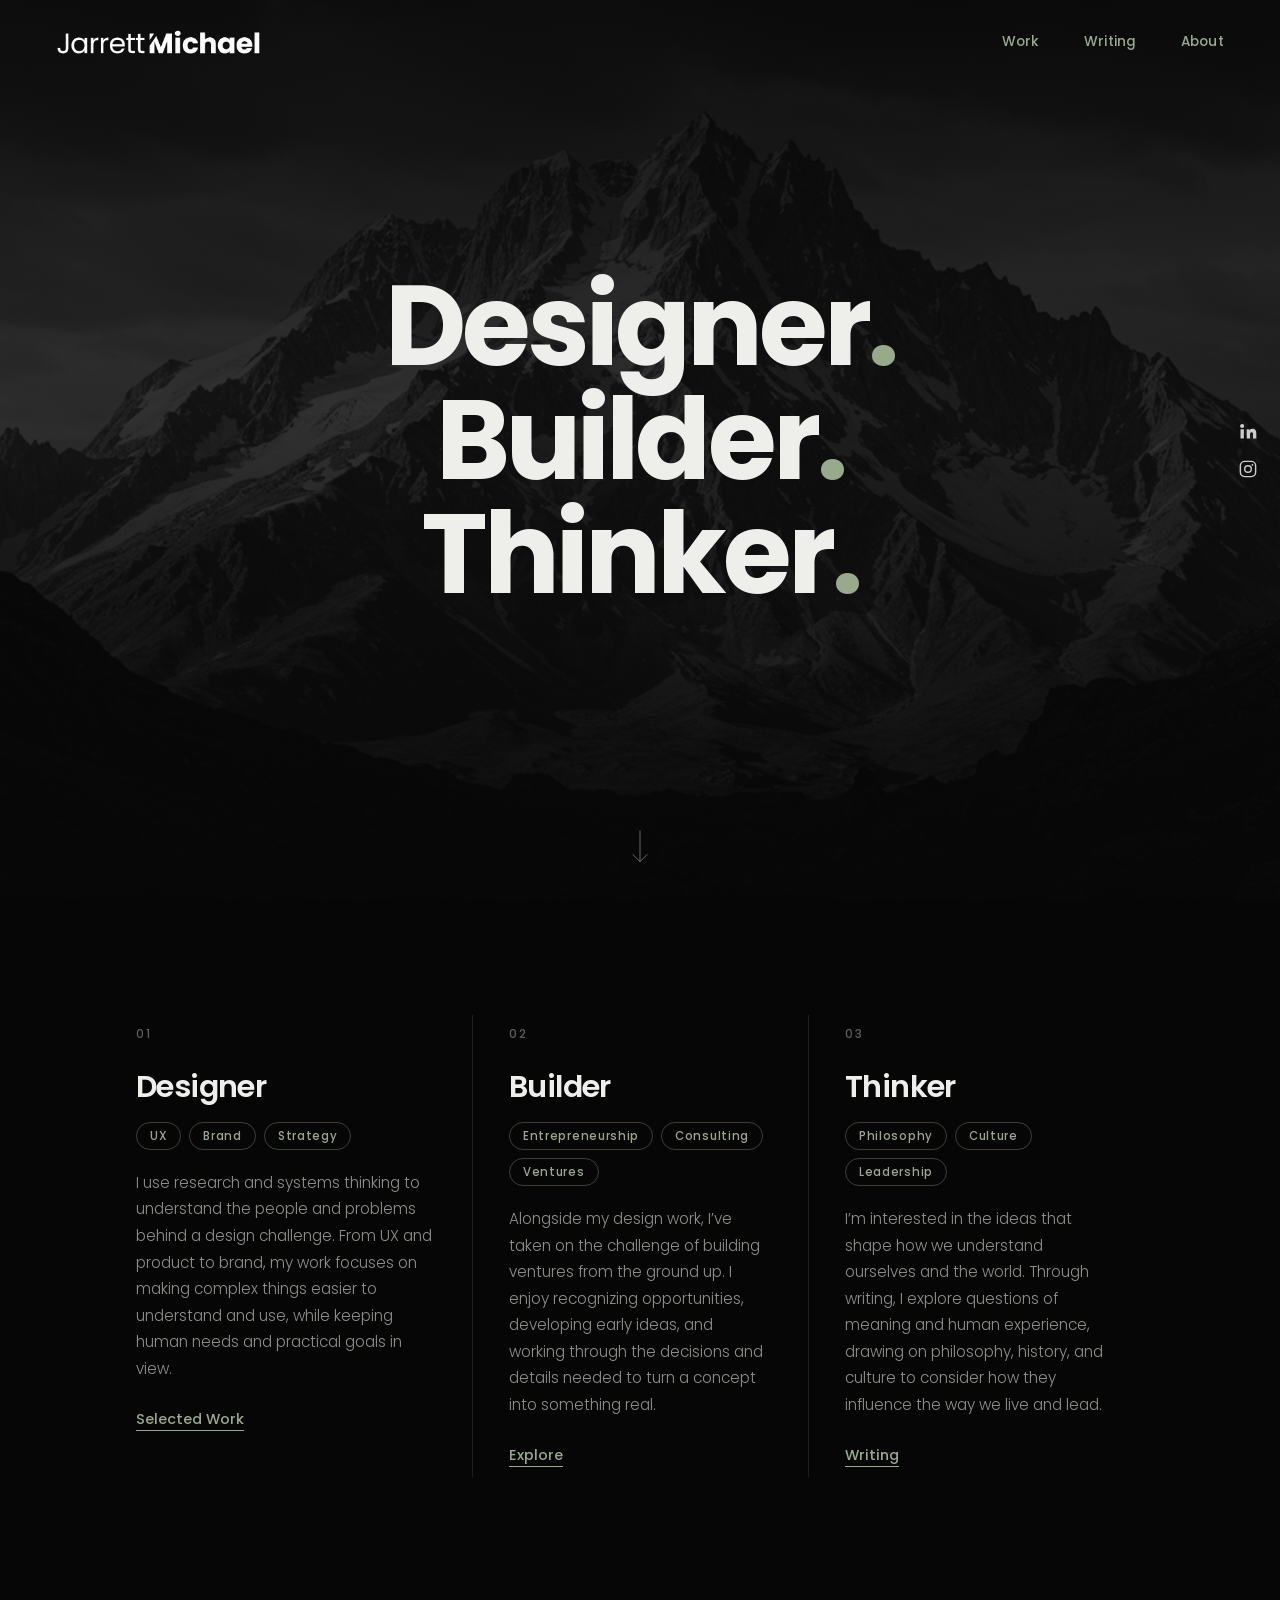
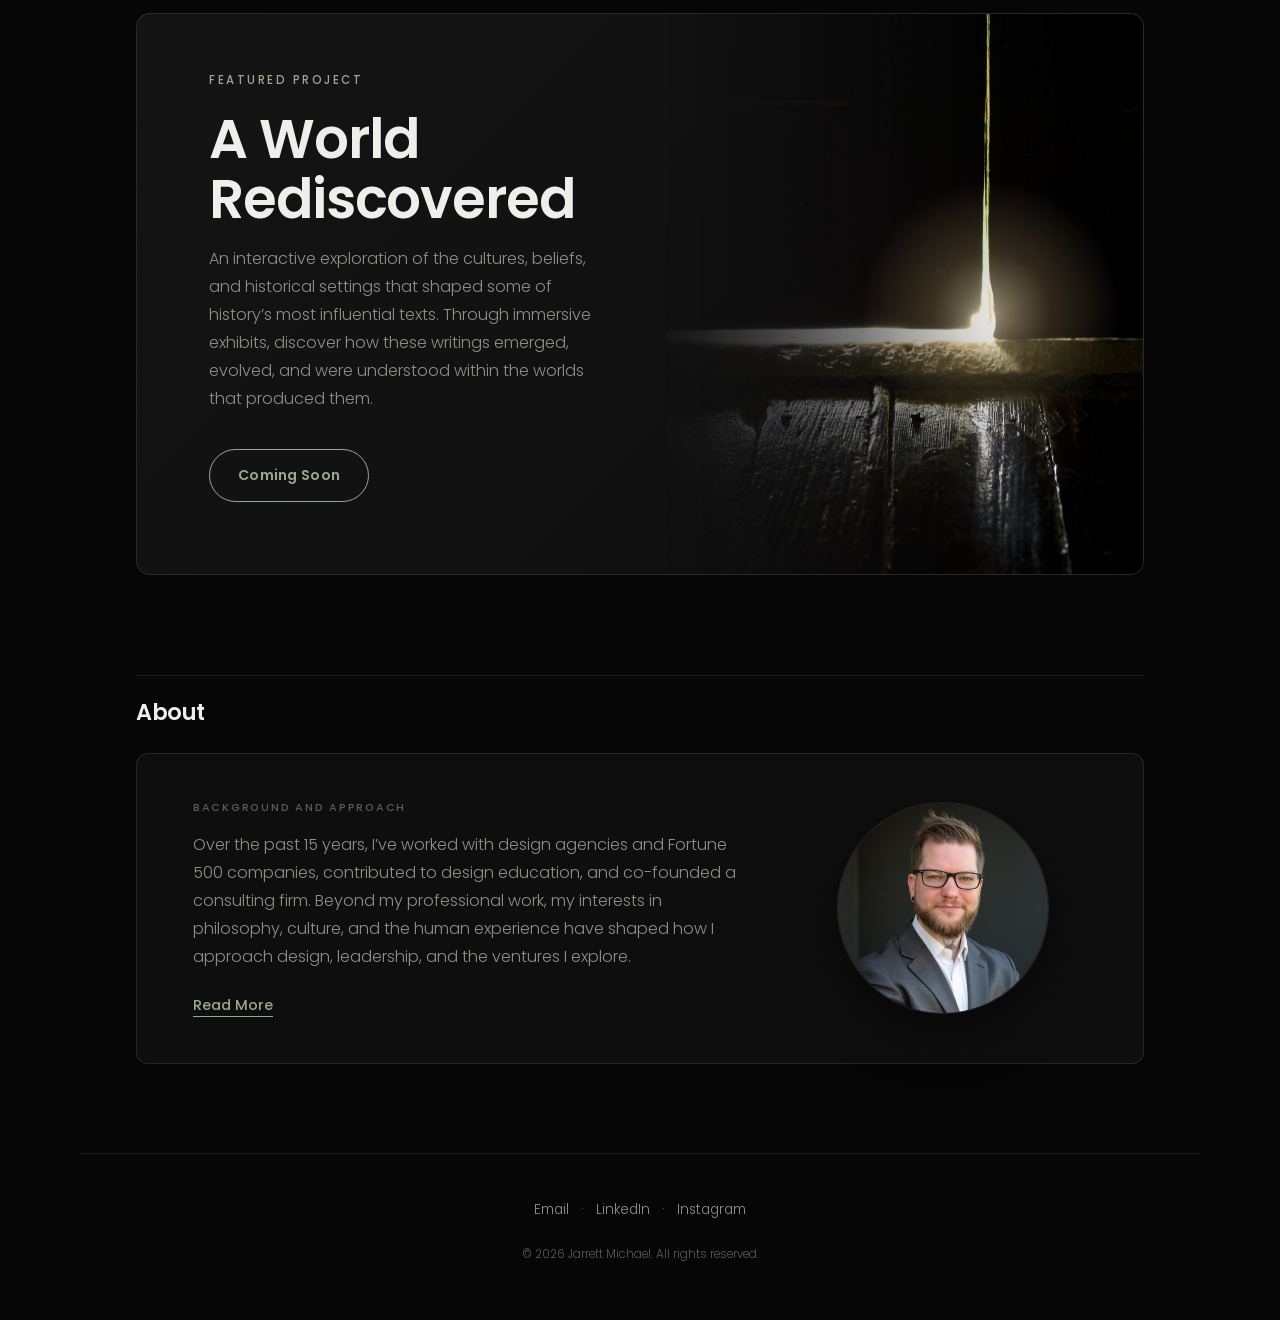
<file: index.html>
<!DOCTYPE html>
<html lang="en">
<head>
<meta charset="utf-8">
<meta name="viewport" content="width=device-width, initial-scale=1">
<meta name="theme-color" content="#060606">
<title>Jarrett Michael — Designer. Builder. Thinker.</title>
<meta name="description" content="Designer. Builder. Thinker. Jarrett Michael's home for design work, writing, and the projects he's building.">
<meta property="og:title" content="Jarrett Michael — Designer. Builder. Thinker.">
<meta property="og:description" content="Designer. Builder. Thinker. Jarrett Michael's home for design work, writing, and the projects he's building.">
<meta property="og:type" content="website">
<meta property="og:image" content="https://jarrett-michael-portfolio.netlify.app/og-image.png">
<meta property="og:image:width" content="1200">
<meta property="og:image:height" content="1200">
<meta property="og:site_name" content="Jarrett Michael">
<meta name="twitter:card" content="summary">
<meta name="twitter:image" content="https://jarrett-michael-portfolio.netlify.app/og-image.png">
<link rel="preconnect" href="https://fonts.googleapis.com">
<link rel="preconnect" href="https://fonts.gstatic.com" crossorigin>
<link href="https://fonts.googleapis.com/css2?family=Poppins:ital,wght@0,300;0,400;0,500;0,600;0,700;1,300&display=swap" rel="stylesheet">
<link rel="icon" type="image/png" href="favicon.png">
<link rel="apple-touch-icon" href="apple-touch-icon.png">
<link rel="stylesheet" href="styles.css">
</head>
<body class="home">
<a class="skip" href="#main">Skip to content</a>
<header class="site-header">
  <a class="wordmark" href="index.html" aria-label="Jarrett Michael, home"><img src="logo.png" alt="Jarrett Michael" width="640" height="81"></a>
  <button class="menu-btn" aria-expanded="false" aria-controls="nav">Menu</button>
  <nav id="nav" aria-label="Primary"><a href="work.html">Work</a><a href="writing.html">Writing</a><a href="about.html">About</a></nav>
</header>
<aside class="social" aria-label="Social links"><a href="https://www.linkedin.com/in/jarrettmichaelofficial" aria-label="LinkedIn" target="_blank" rel="noopener noreferrer"><svg viewBox="0 0 24 24" aria-hidden="true"><path d="M4.98 3.5a2.5 2.5 0 1 1 0 5 2.5 2.5 0 0 1 0-5zM3 9.75h4V21H3V9.75zm6.5 0h3.83v1.54h.06c.53-1 1.84-2.07 3.79-2.07 4.05 0 4.8 2.66 4.8 6.13V21h-4v-4.9c0-1.17-.02-2.67-1.63-2.67-1.63 0-1.88 1.27-1.88 2.59V21h-4V9.75z"/></svg></a><a href="https://instagram.com/jarrettmichaelofficial" aria-label="Instagram" target="_blank" rel="noopener noreferrer"><svg viewBox="0 0 24 24" aria-hidden="true"><path d="M12 7.2A4.8 4.8 0 1 0 12 16.8 4.8 4.8 0 0 0 12 7.2zm0 7.9a3.1 3.1 0 1 1 0-6.2 3.1 3.1 0 0 1 0 6.2zM17.3 6a1.1 1.1 0 1 0 0 2.2 1.1 1.1 0 0 0 0-2.2zM16 2H8a6 6 0 0 0-6 6v8a6 6 0 0 0 6 6h8a6 6 0 0 0 6-6V8a6 6 0 0 0-6-6zm4.3 14A4.3 4.3 0 0 1 16 20.3H8A4.3 4.3 0 0 1 3.7 16V8A4.3 4.3 0 0 1 8 3.7h8A4.3 4.3 0 0 1 20.3 8v8z"/></svg></a></aside>
<main id="main">

<section class="hero">
  <div class="hero-inner">
    <h1><span class="w" style="--d:0"><span class="wi">Designer<i>.</i></span></span><br><span class="w" style="--d:1"><span class="wi">Builder<i>.</i></span></span><br><span class="w" style="--d:2"><span class="wi">Thinker<i>.</i></span></span></h1>
  </div>
  <a class="scroll" href="#pillars" aria-label="Scroll to content"><svg viewBox="0 0 24 40" aria-hidden="true"><path d="M12 2v34M4 28l8 8 8-8" fill="none" stroke="currentColor" stroke-width="1"/></svg></a>
</section>

<section class="wrap trio" id="pillars">
  <article class="pillar reveal">
    <p class="num">01</p><h2>Designer</h2>
    <ul class="tags"><li>UX</li><li>Brand</li><li>Strategy</li></ul>
    <p>I use research and systems thinking to understand the people and problems behind a design challenge. From UX and product to brand, my work focuses on making complex things easier to understand and use, while keeping human needs and practical goals in view.</p>
    <a class="link" href="work.html">Selected Work</a>
  </article>
  <article class="pillar reveal">
    <p class="num">02</p><h2>Builder</h2>
    <ul class="tags"><li>Entrepreneurship</li><li>Consulting</li><li>Ventures</li></ul>
    <p>Alongside my design work, I&rsquo;ve taken on the challenge of building ventures from the ground up. I enjoy recognizing opportunities, developing early ideas, and working through the decisions and details needed to turn a concept into something real.</p>
    <a class="link" href="about.html#bridg">Explore</a>
  </article>
  <article class="pillar reveal">
    <p class="num">03</p><h2>Thinker</h2>
    <ul class="tags"><li>Philosophy</li><li>Culture</li><li>Leadership</li></ul>
    <p>I&rsquo;m interested in the ideas that shape how we understand ourselves and the world. Through writing, I explore questions of meaning and human experience, drawing on philosophy, history, and culture to consider how they influence the way we live and lead.</p>
    <a class="link" href="writing.html">Writing</a>
  </article>
</section>

<section class="wrap feature reveal">
  <div>
    <div class="feature-text">
      <p class="kicker">Featured project</p>
      <h2>A World Rediscovered</h2>
      <p>An interactive exploration of the cultures, beliefs, and historical settings that shaped some of history’s most influential texts. Through immersive exhibits, discover how these writings emerged, evolved, and were understood within the worlds that produced them.</p>
      <p class="feature-cta"><span class="btn btn--static">Coming Soon</span></p>
    </div>
    <a class="feature-img" href="https://silly-choux-a1aab6.netlify.app" rel="noopener" aria-label="Enter the A World Rediscovered exhibit"><img src="featured.jpg" alt="Light slipping through a doorway onto a dark wooden floor" width="1400" height="933"></a>
  </div>
</section>

<div class="wrap"><h2 class="section-title reveal">About</h2></div>
<section class="wrap about-teaser reveal">
  <div class="about-teaser-card">
    <div class="about-teaser-text">
      <p class="meta">Background and Approach</p>
      <p>Over the past 15 years, I&rsquo;ve worked with design agencies and Fortune 500 companies, contributed to design education, and co-founded a consulting firm. Beyond my professional work, my interests in philosophy, culture, and the human experience have shaped how I approach design, leadership, and the ventures I explore.</p>
      <a class="link" href="about.html">Read More</a>
    </div>
    <a class="about-teaser-img" href="about.html" aria-label="Read more about Jarrett Michael"><img src="headshot-800.jpg" alt="Portrait of Jarrett Michael" width="800" height="800"></a>
  </div>
</section>


</main>
<footer class="site-footer">
  <p class="foot-links"><a href="mailto:jarrett@bridgconsultingfirm.com">Email</a><span aria-hidden="true">·</span><a href="https://www.linkedin.com/in/jarrettmichaelofficial" target="_blank" rel="noopener noreferrer">LinkedIn</a><span aria-hidden="true">·</span><a href="https://instagram.com/jarrettmichaelofficial" target="_blank" rel="noopener noreferrer">Instagram</a></p>
  <p class="foot-small">&copy; <span id="yr">2026</span> Jarrett Michael. All rights reserved.</p>
</footer>
<script src="script.js"></script>
</body>
</html>
</file>
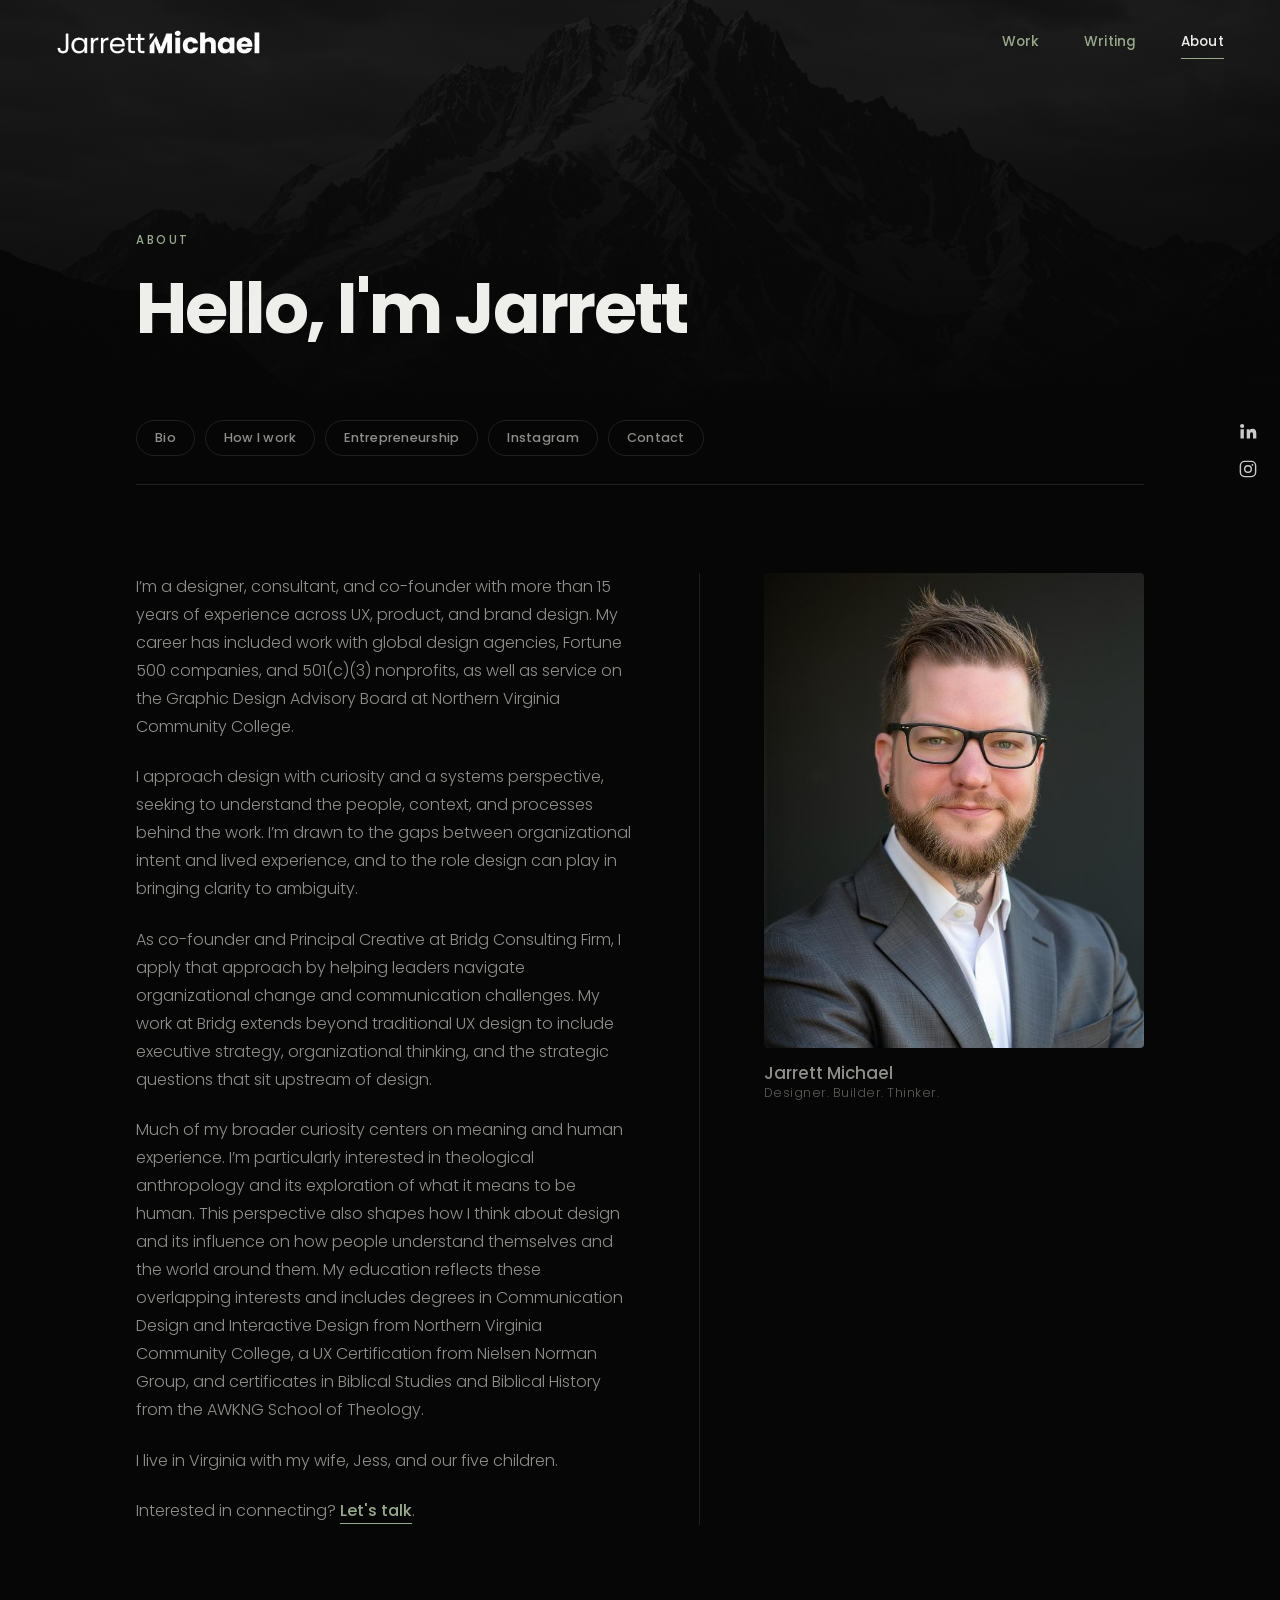
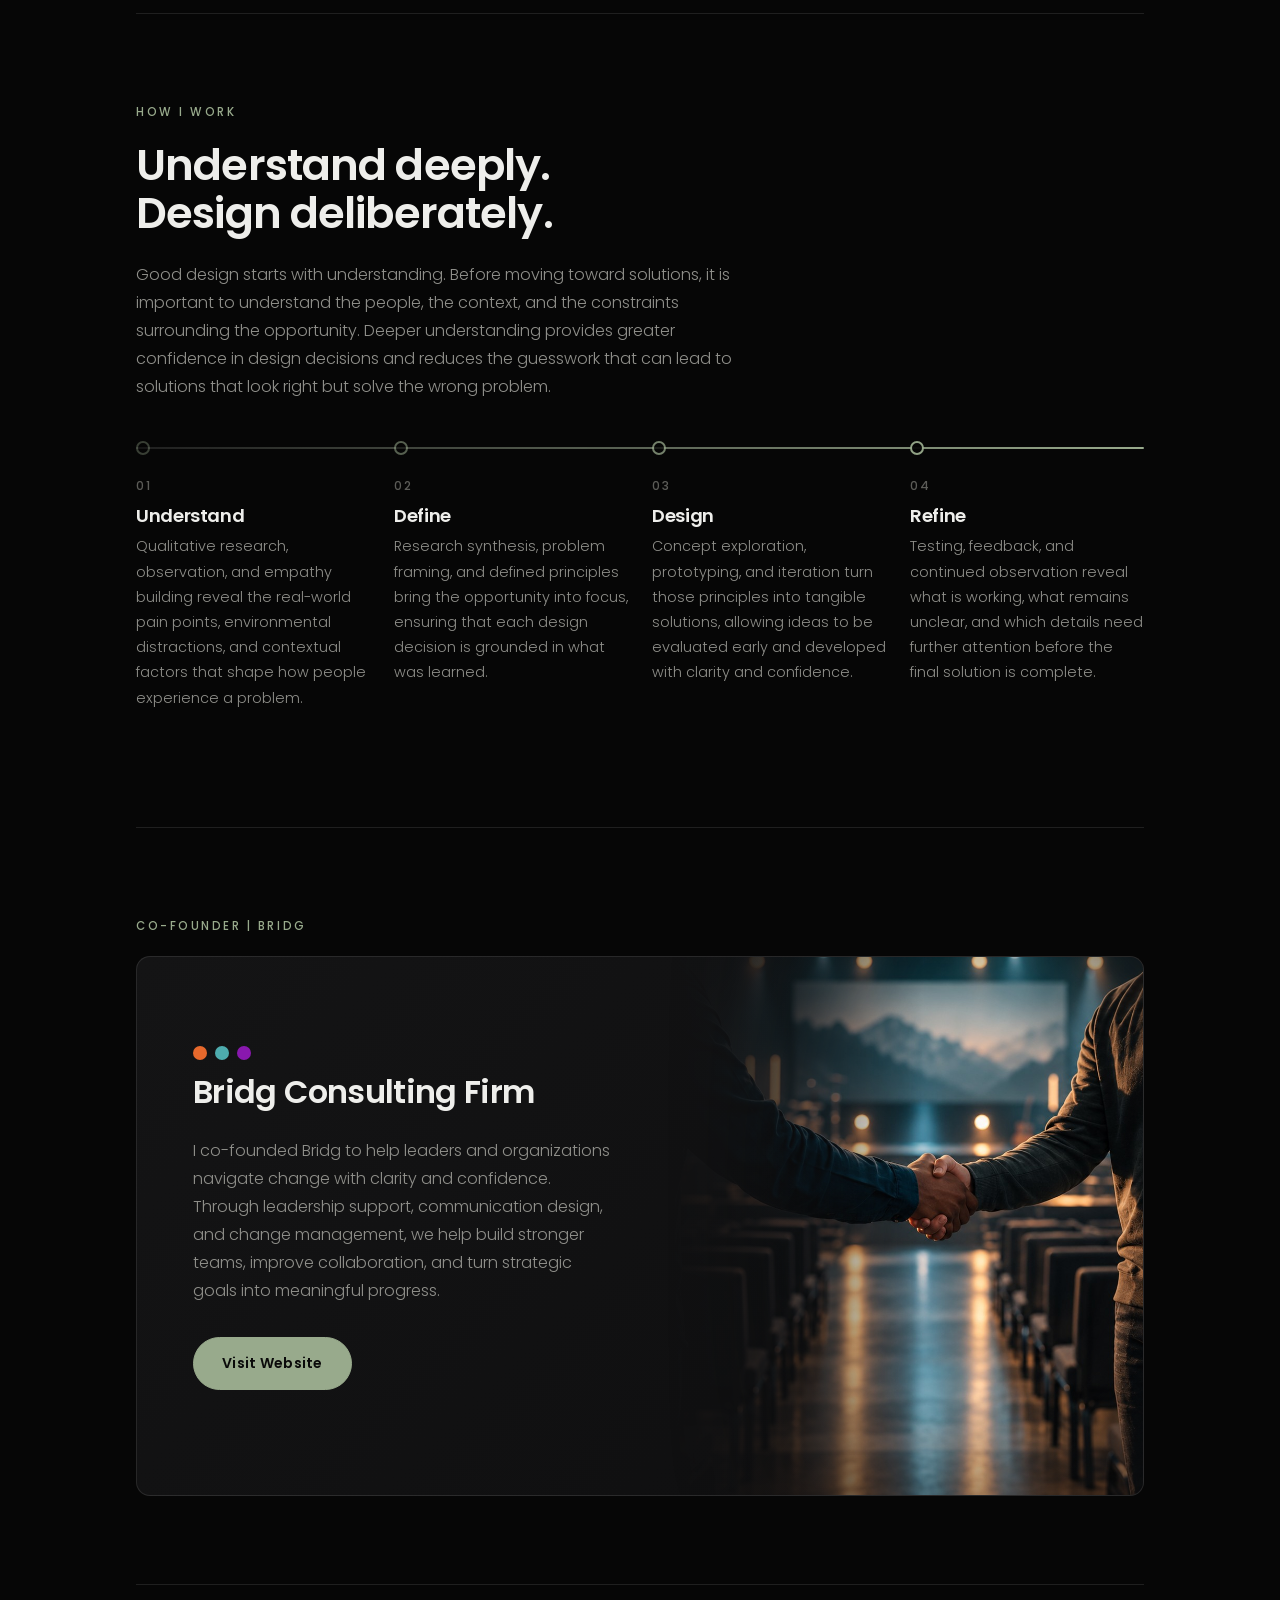
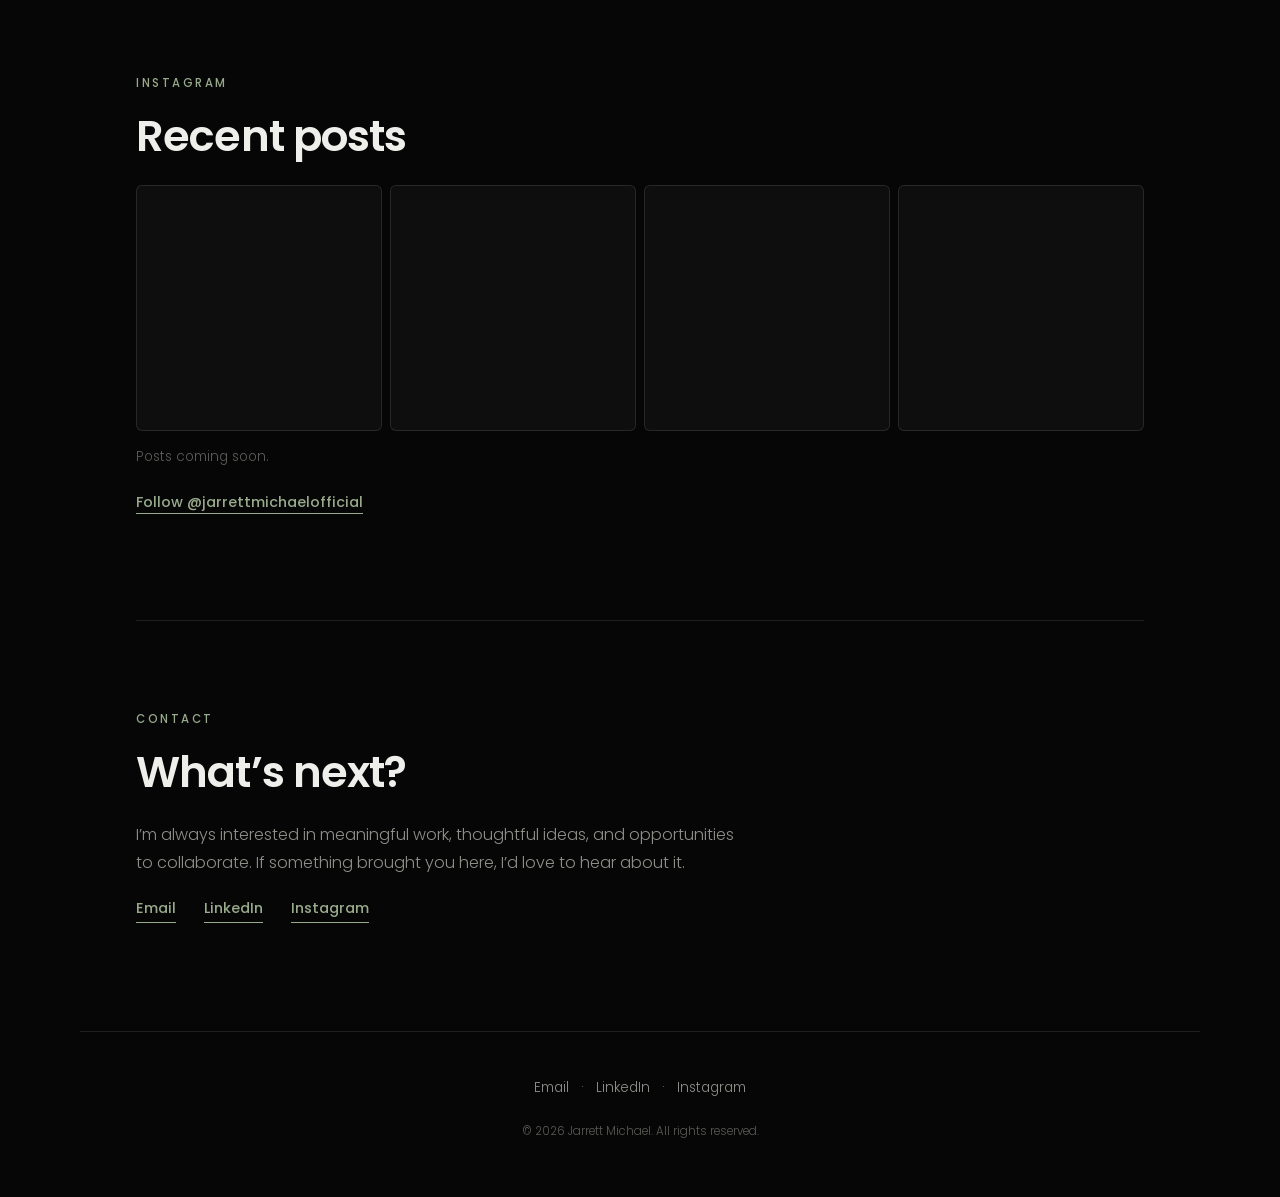
<file: about.html>
<!DOCTYPE html>
<html lang="en">
<head>
<meta charset="utf-8">
<meta name="viewport" content="width=device-width, initial-scale=1">
<meta name="theme-color" content="#060606">
<title>About — Jarrett Michael</title>
<meta name="description" content="About Jarrett Michael: bio, how I work, Bridg Consulting Firm, and contact.">
<meta property="og:title" content="About — Jarrett Michael">
<meta property="og:description" content="About Jarrett Michael: bio, how I work, Bridg Consulting Firm, and contact.">
<meta property="og:type" content="website">
<meta property="og:image" content="https://jarrett-michael-portfolio.netlify.app/og-image.png">
<meta property="og:image:width" content="1200">
<meta property="og:image:height" content="1200">
<meta property="og:site_name" content="Jarrett Michael">
<meta name="twitter:card" content="summary">
<meta name="twitter:image" content="https://jarrett-michael-portfolio.netlify.app/og-image.png">
<link rel="preconnect" href="https://fonts.googleapis.com">
<link rel="preconnect" href="https://fonts.gstatic.com" crossorigin>
<link href="https://fonts.googleapis.com/css2?family=Poppins:ital,wght@0,300;0,400;0,500;0,600;0,700;1,300&display=swap" rel="stylesheet">
<link rel="icon" type="image/png" href="favicon.png">
<link rel="apple-touch-icon" href="apple-touch-icon.png">
<link rel="stylesheet" href="styles.css">
</head>
<body class="inner">
<a class="skip" href="#main">Skip to content</a>
<header class="site-header">
  <a class="wordmark" href="index.html" aria-label="Jarrett Michael, home"><img src="logo.png" alt="Jarrett Michael" width="640" height="81"></a>
  <button class="menu-btn" aria-expanded="false" aria-controls="nav">Menu</button>
  <nav id="nav" aria-label="Primary"><a href="work.html">Work</a><a href="writing.html">Writing</a><a href="about.html" aria-current="page">About</a></nav>
</header>
<aside class="social" aria-label="Social links"><a href="https://www.linkedin.com/in/jarrettmichaelofficial" aria-label="LinkedIn" target="_blank" rel="noopener noreferrer"><svg viewBox="0 0 24 24" aria-hidden="true"><path d="M4.98 3.5a2.5 2.5 0 1 1 0 5 2.5 2.5 0 0 1 0-5zM3 9.75h4V21H3V9.75zm6.5 0h3.83v1.54h.06c.53-1 1.84-2.07 3.79-2.07 4.05 0 4.8 2.66 4.8 6.13V21h-4v-4.9c0-1.17-.02-2.67-1.63-2.67-1.63 0-1.88 1.27-1.88 2.59V21h-4V9.75z"/></svg></a><a href="https://instagram.com/jarrettmichaelofficial" aria-label="Instagram" target="_blank" rel="noopener noreferrer"><svg viewBox="0 0 24 24" aria-hidden="true"><path d="M12 7.2A4.8 4.8 0 1 0 12 16.8 4.8 4.8 0 0 0 12 7.2zm0 7.9a3.1 3.1 0 1 1 0-6.2 3.1 3.1 0 0 1 0 6.2zM17.3 6a1.1 1.1 0 1 0 0 2.2 1.1 1.1 0 0 0 0-2.2zM16 2H8a6 6 0 0 0-6 6v8a6 6 0 0 0 6 6h8a6 6 0 0 0 6-6V8a6 6 0 0 0-6-6zm4.3 14A4.3 4.3 0 0 1 16 20.3H8A4.3 4.3 0 0 1 3.7 16V8A4.3 4.3 0 0 1 8 3.7h8A4.3 4.3 0 0 1 20.3 8v8z"/></svg></a></aside>
<main id="main">
<section class="page-head"><div class="wrap"><p class="kicker reveal">About</p><h1 class="reveal">Hello, I'm Jarrett</h1></div></section>
<div class="wrap">
<nav class="subnav reveal" aria-label="On this page">
  <a href="#bio">Bio</a><a href="#philosophy">How I work</a><a href="#bridg">Entrepreneurship</a><a href="#instagram">Instagram</a><a href="#contact">Contact</a>
</nav>

<section class="about-sec" id="bio">
  <div class="bio">
    <div class="bio-text reveal">
      <p>I’m a designer, consultant, and co-founder with more than 15 years of experience across UX, product, and brand design. My career has included work with global design agencies, Fortune 500 companies, and 501(c)(3) nonprofits, as well as service on the Graphic Design Advisory Board at Northern Virginia Community College.</p>
      <p>I approach design with curiosity and a systems perspective, seeking to understand the people, context, and processes behind the work. I’m drawn to the gaps between organizational intent and lived experience, and to the role design can play in bringing clarity to ambiguity.</p>
      <p>As co-founder and Principal Creative at Bridg Consulting Firm, I apply that approach by helping leaders navigate organizational change and communication challenges. My work at Bridg extends beyond traditional UX design to include executive strategy, organizational thinking, and the strategic questions that sit upstream of design.</p>
      <p>Much of my broader curiosity centers on meaning and human experience. I’m particularly interested in theological anthropology and its exploration of what it means to be human. This perspective also shapes how I think about design and its influence on how people understand themselves and the world around them. My education reflects these overlapping interests and includes degrees in Communication Design and Interactive Design from Northern Virginia Community College, a UX Certification from Nielsen Norman Group, and certificates in Biblical Studies and Biblical History from the AWKNG School of Theology.</p>
      <p>I live in Virginia with my wife, Jess, and our five children.</p>
      <p class="connect">Interested in connecting? <a class="link" href="#contact">Let's talk</a>.</p>
    </div>
    <figure class="portrait reveal">
      <img src="headshot-800.jpg" alt="Portrait of Jarrett Michael" width="800" height="800">
      <figcaption><strong>Jarrett Michael</strong><span>Designer. Builder. Thinker.</span></figcaption>
    </figure>
  </div>
</section>

<section class="about-sec" id="philosophy">
  <p class="kicker reveal">How I work</p>
  <h2 class="reveal">Understand deeply.<br>Design deliberately.</h2>
  <div class="prose reveal">
    <p>Good design starts with understanding. Before moving toward solutions, it is important to understand the people, the context, and the constraints surrounding the opportunity. Deeper understanding provides greater confidence in design decisions and reduces the guesswork that can lead to solutions that look right but solve the wrong problem.</p>
  </div>
  <ol class="spectrum" aria-label="Process: Understand, Define, Design, Refine">
    <li class="stage reveal"><span class="node" aria-hidden="true"></span><p class="num">01</p><h3>Understand</h3><p>Qualitative research, observation, and empathy building reveal the real-world pain points, environmental distractions, and contextual factors that shape how people experience a problem.</p></li>
    <li class="stage reveal"><span class="node" aria-hidden="true"></span><p class="num">02</p><h3>Define</h3><p>Research synthesis, problem framing, and defined principles bring the opportunity into focus, ensuring that each design decision is grounded in what was learned.</p></li>
    <li class="stage reveal"><span class="node" aria-hidden="true"></span><p class="num">03</p><h3>Design</h3><p>Concept exploration, prototyping, and iteration turn those principles into tangible solutions, allowing ideas to be evaluated early and developed with clarity and confidence.</p></li>
    <li class="stage reveal"><span class="node" aria-hidden="true"></span><p class="num">04</p><h3>Refine</h3><p>Testing, feedback, and continued observation reveal what is working, what remains unclear, and which details need further attention before the final solution is complete.</p></li>
  </ol>
</section>

<section class="about-sec" id="bridg">
  <p class="kicker reveal">Co-Founder | Bridg</p>
  <div class="bridg reveal">
    <div class="bridg-text">
    <div class="nodes" aria-hidden="true"><i style="background:#E7692C"></i><i style="background:#4EACAE"></i><i style="background:#8918AE"></i></div>
    <h2>Bridg Consulting Firm</h2>
    <p>I co-founded Bridg to help leaders and organizations navigate change with clarity and confidence. Through leadership support, communication design, and change management, we help build stronger teams, improve collaboration, and turn strategic goals into meaningful progress.</p>
    <p><a class="btn" href="https://bridgconsultingfirm.com" target="_blank" rel="noopener noreferrer">Visit Website</a></p>
    </div>
    <div class="bridg-img" aria-hidden="true"><img src="handshake-church-1600.jpg" alt="" width="1600" height="1030"></div>
  </div>
</section>

<section class="about-sec" id="instagram">
  <p class="kicker reveal">Instagram</p>
  <h2 class="reveal">Recent posts</h2>
  <!-- INSTAGRAM FEED: paste a feed widget embed (Behold, Elfsight, SnapWidget) inside #ig-embed and delete the placeholder grid. -->
  <div class="ig-embed" id="ig-embed">
    <div class="ig-grid reveal" aria-hidden="true"><i></i><i></i><i></i><i></i></div>
    <p class="reveal ig-note">Posts coming soon.</p>
  </div>
  <p class="reveal"><a class="link" href="https://instagram.com/jarrettmichaelofficial" target="_blank" rel="noopener noreferrer">Follow @jarrettmichaelofficial</a></p>
</section>

<section class="about-sec" id="contact">
  <p class="kicker reveal">Contact</p>
  <h2 class="reveal">What&rsquo;s next?</h2>
  <div class="prose reveal">
    <p>I&rsquo;m always interested in meaningful work, thoughtful ideas, and opportunities to collaborate. If something brought you here, I&rsquo;d love to hear about it.</p>
    <p class="contact-links"><a class="link" href="mailto:jarrett@bridgconsultingfirm.com">Email</a><a class="link" href="https://www.linkedin.com/in/jarrettmichaelofficial" target="_blank" rel="noopener noreferrer">LinkedIn</a><a class="link" href="https://instagram.com/jarrettmichaelofficial" target="_blank" rel="noopener noreferrer">Instagram</a></p>
  </div>
</section>
</div>

</main>
<footer class="site-footer">
  <p class="foot-links"><a href="mailto:jarrett@bridgconsultingfirm.com">Email</a><span aria-hidden="true">·</span><a href="https://www.linkedin.com/in/jarrettmichaelofficial" target="_blank" rel="noopener noreferrer">LinkedIn</a><span aria-hidden="true">·</span><a href="https://instagram.com/jarrettmichaelofficial" target="_blank" rel="noopener noreferrer">Instagram</a></p>
  <p class="foot-small">&copy; <span id="yr">2026</span> Jarrett Michael. All rights reserved.</p>
</footer>
<script src="script.js"></script>
</body>
</html>
</file>
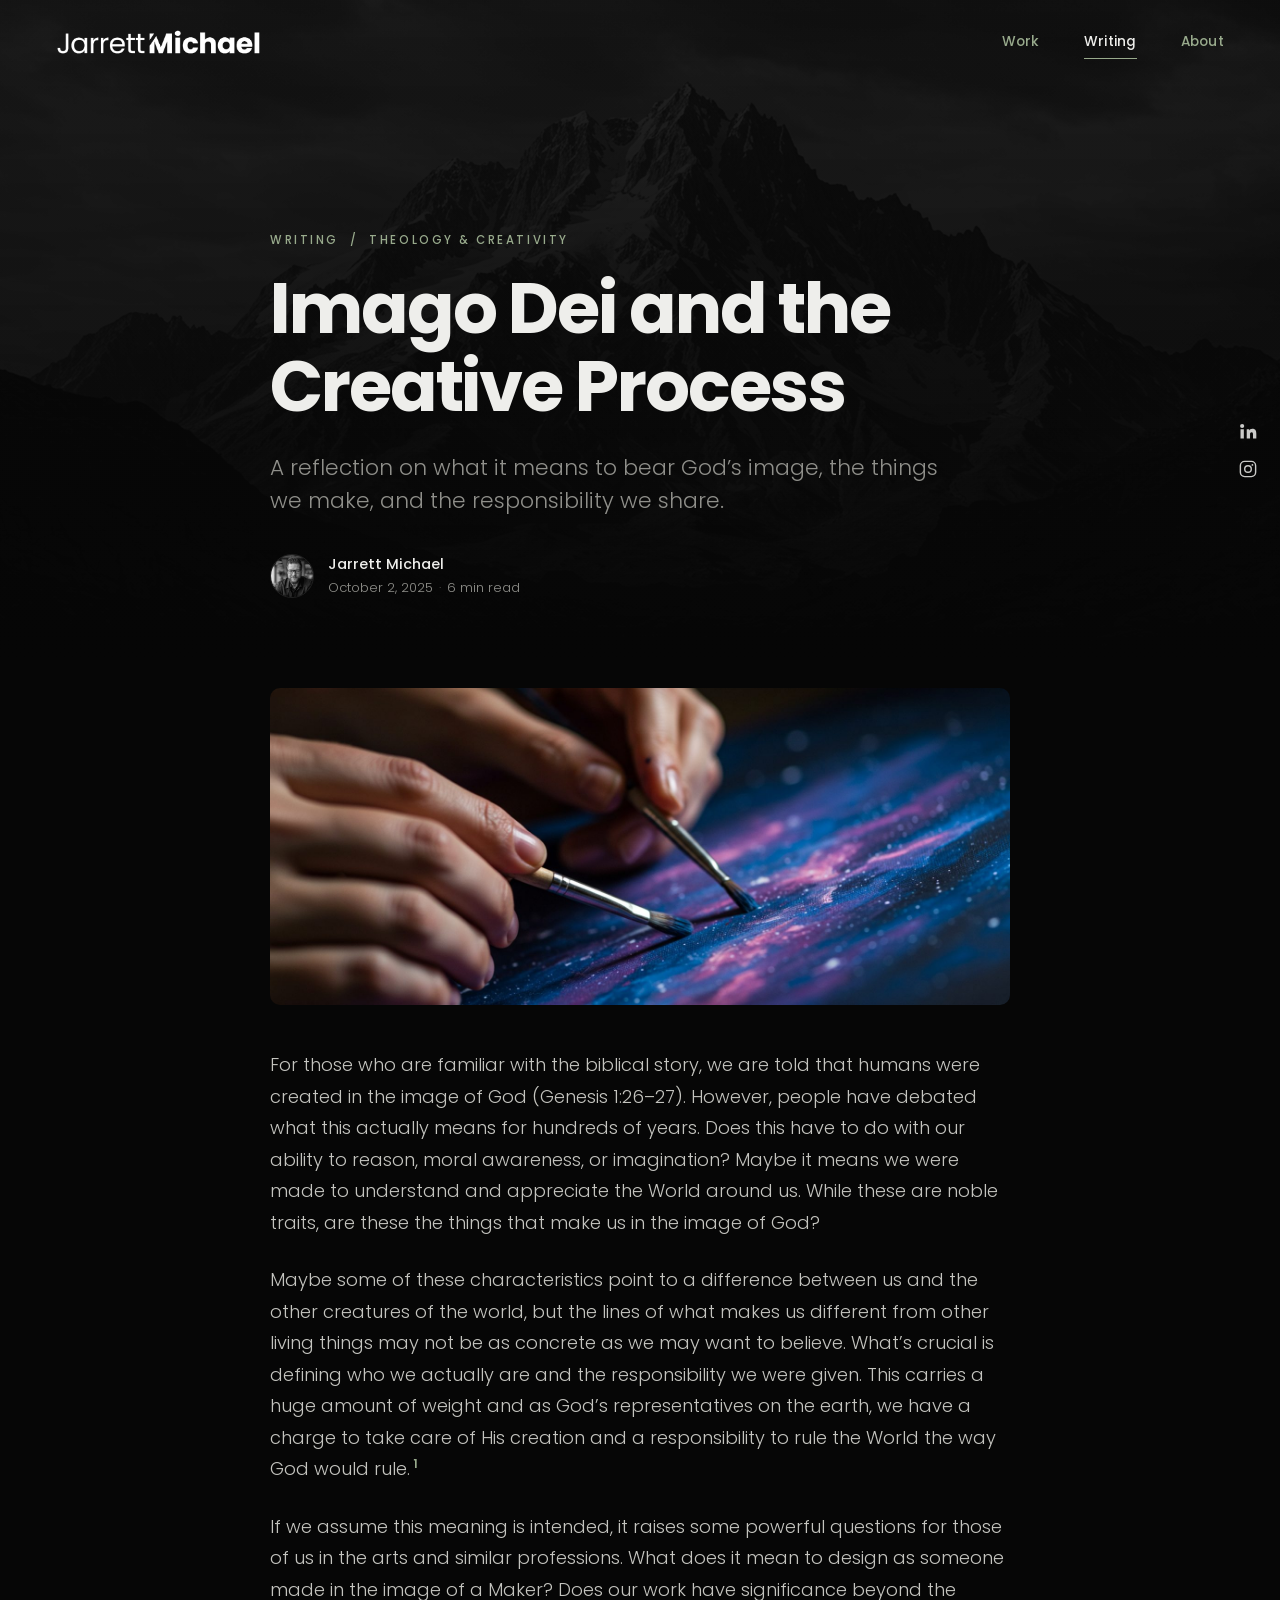
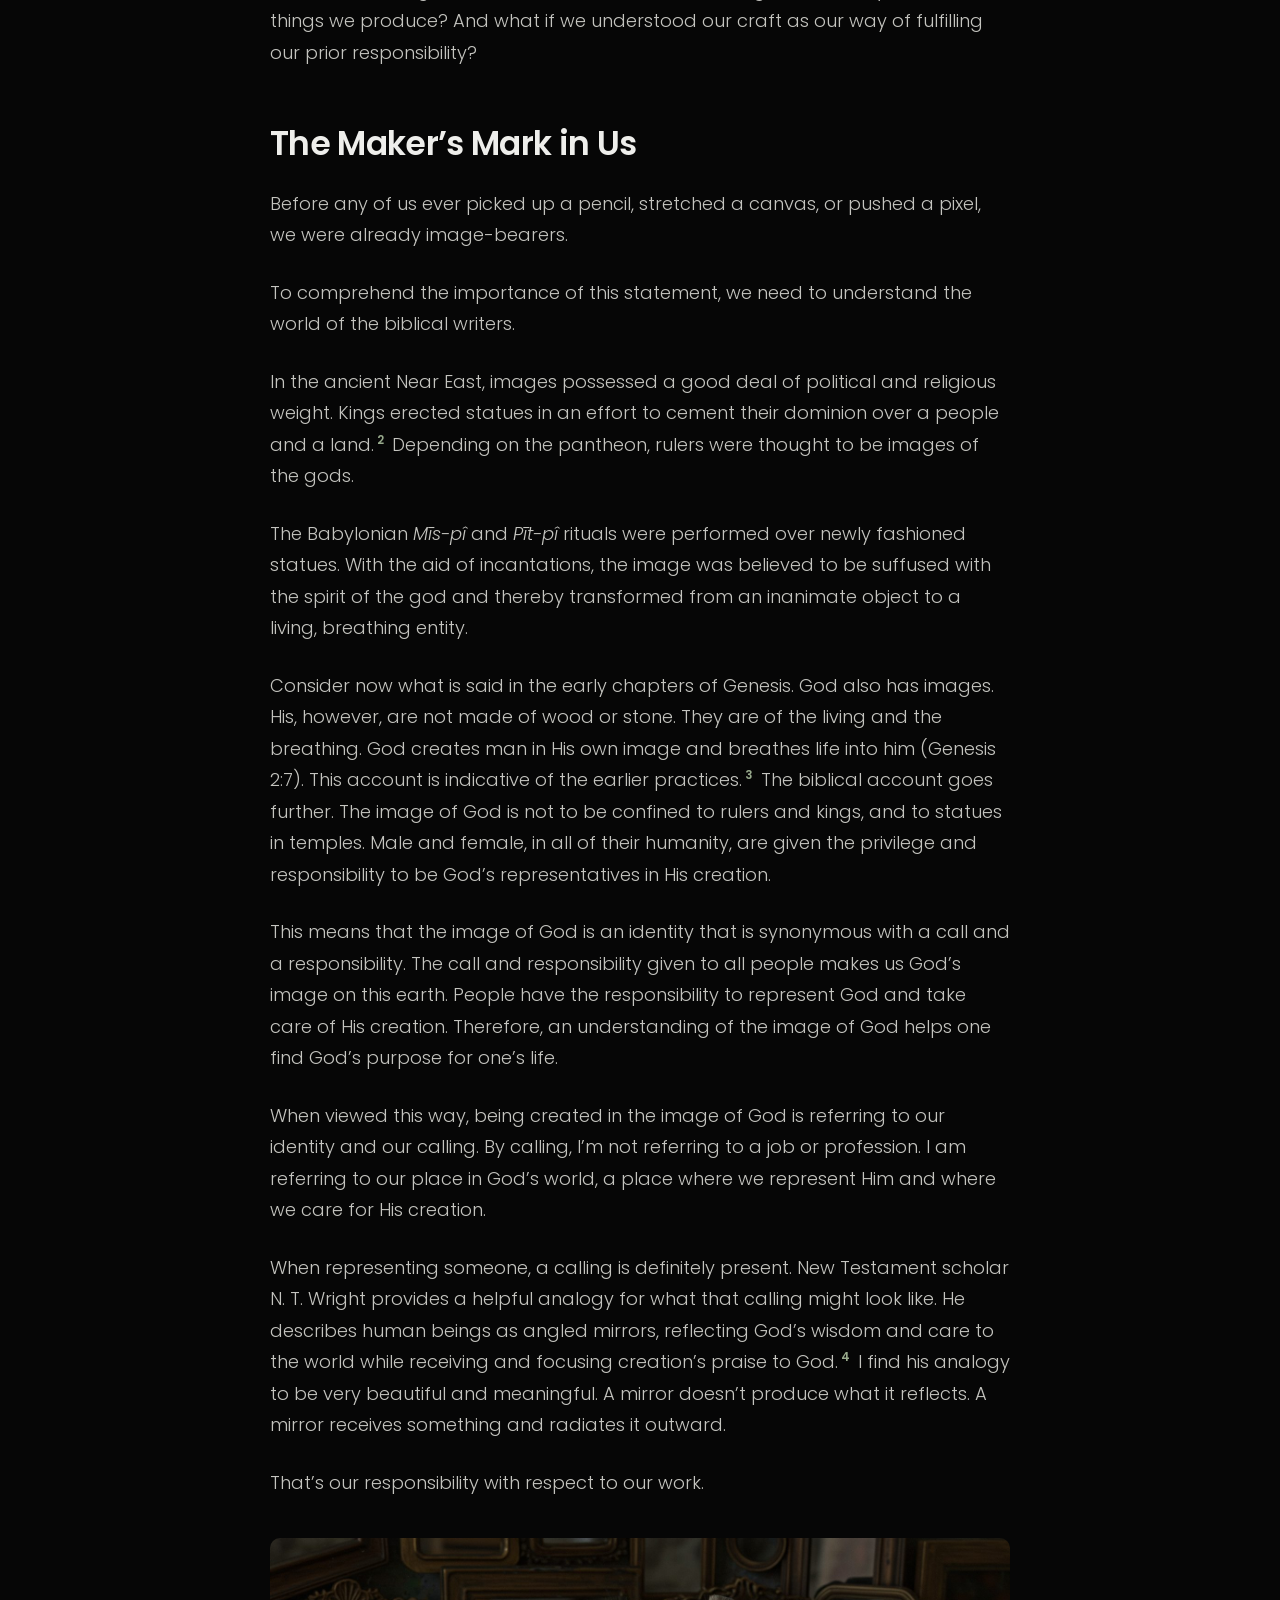
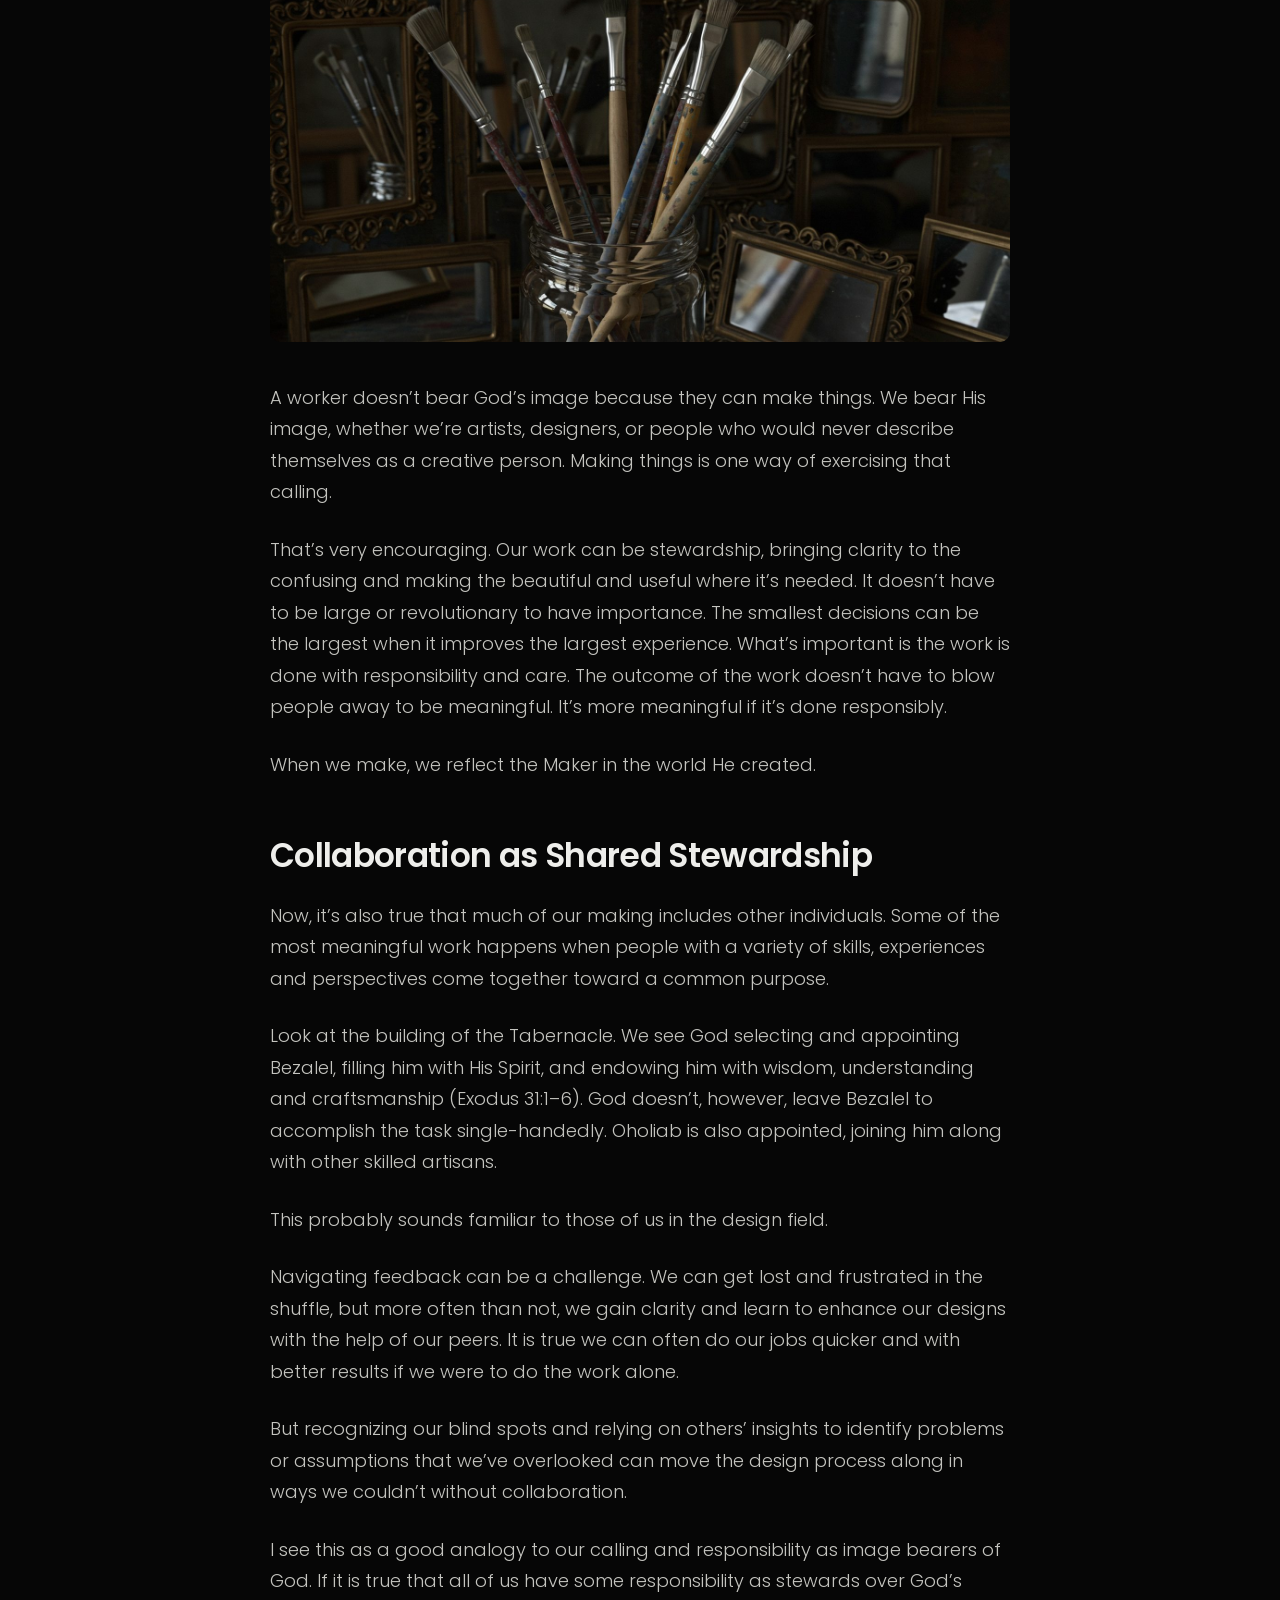
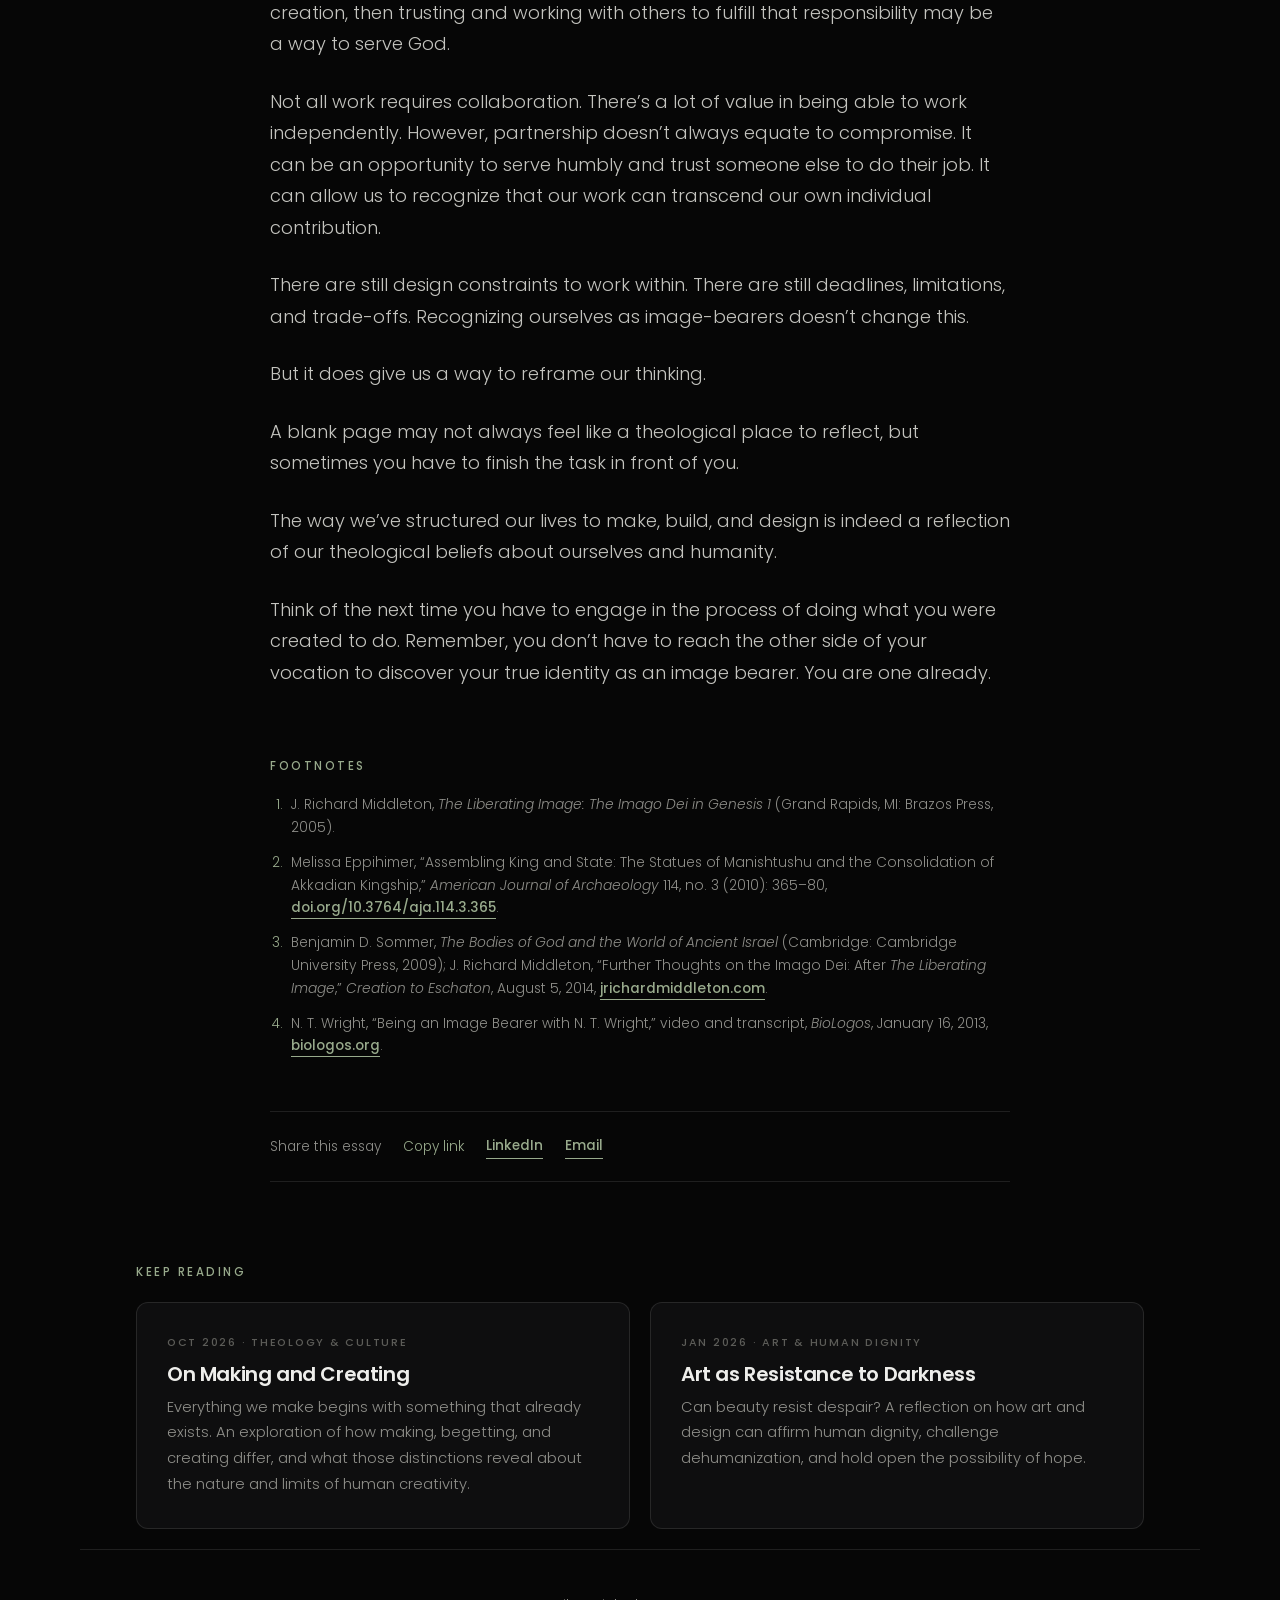
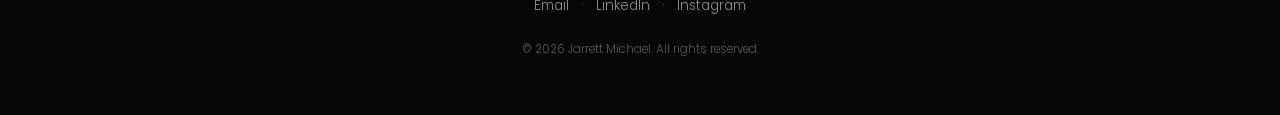
<file: essay-imago-dei.html>
<!DOCTYPE html>
<html lang="en">
<head>
<meta charset="utf-8">
<meta name="viewport" content="width=device-width, initial-scale=1">
<meta name="theme-color" content="#060606">
<title>Imago Dei and the Creative Process — Jarrett Michael</title>
<meta name="description" content="A reflection on what it means to bear God’s image, the things we make, and the responsibility we share.">
<meta property="og:title" content="Imago Dei and the Creative Process — Jarrett Michael">
<meta property="og:description" content="A reflection on what it means to bear God’s image, the things we make, and the responsibility we share.">
<meta property="og:type" content="article">
<meta property="og:image" content="https://jarrett-michael-portfolio.netlify.app/og-image.png">
<meta property="og:image:width" content="1200">
<meta property="og:image:height" content="1200">
<meta property="og:site_name" content="Jarrett Michael">
<meta name="twitter:card" content="summary">
<meta name="twitter:image" content="https://jarrett-michael-portfolio.netlify.app/og-image.png">
<link rel="preconnect" href="https://fonts.googleapis.com">
<link rel="preconnect" href="https://fonts.gstatic.com" crossorigin>
<link href="https://fonts.googleapis.com/css2?family=Poppins:ital,wght@0,300;0,400;0,500;0,600;0,700;1,300&display=swap" rel="stylesheet">
<link rel="icon" type="image/png" href="favicon.png">
<link rel="apple-touch-icon" href="apple-touch-icon.png">
<link rel="stylesheet" href="styles.css">
<link rel="stylesheet" href="essay.css">
</head>
<body class="inner">
<a class="skip" href="#main">Skip to content</a>
<header class="site-header">
  <a class="wordmark" href="index.html" aria-label="Jarrett Michael, home"><img src="logo.png" alt="Jarrett Michael" width="640" height="81"></a>
  <button class="menu-btn" aria-expanded="false" aria-controls="nav">Menu</button>
  <nav id="nav" aria-label="Primary"><a href="work.html">Work</a><a href="writing.html" aria-current="page">Writing</a><a href="about.html">About</a></nav>
</header>
<aside class="social" aria-label="Social links"><a href="https://www.linkedin.com/in/jarrettmichaelofficial" aria-label="LinkedIn" target="_blank" rel="noopener noreferrer"><svg viewBox="0 0 24 24" aria-hidden="true"><path d="M4.98 3.5a2.5 2.5 0 1 1 0 5 2.5 2.5 0 0 1 0-5zM3 9.75h4V21H3V9.75zm6.5 0h3.83v1.54h.06c.53-1 1.84-2.07 3.79-2.07 4.05 0 4.8 2.66 4.8 6.13V21h-4v-4.9c0-1.17-.02-2.67-1.63-2.67-1.63 0-1.88 1.27-1.88 2.59V21h-4V9.75z"/></svg></a><a href="https://instagram.com/jarrettmichaelofficial" aria-label="Instagram" target="_blank" rel="noopener noreferrer"><svg viewBox="0 0 24 24" aria-hidden="true"><path d="M12 7.2A4.8 4.8 0 1 0 12 16.8 4.8 4.8 0 0 0 12 7.2zm0 7.9a3.1 3.1 0 1 1 0-6.2 3.1 3.1 0 0 1 0 6.2zM17.3 6a1.1 1.1 0 1 0 0 2.2 1.1 1.1 0 0 0 0-2.2zM16 2H8a6 6 0 0 0-6 6v8a6 6 0 0 0 6 6h8a6 6 0 0 0 6-6V8a6 6 0 0 0-6-6zm4.3 14A4.3 4.3 0 0 1 16 20.3H8A4.3 4.3 0 0 1 3.7 16V8A4.3 4.3 0 0 1 8 3.7h8A4.3 4.3 0 0 1 20.3 8v8z"/></svg></a></aside>
<div class="essay-progress" id="progress" aria-hidden="true"></div>
<main id="main">

<header class="page-head essay-head"><div class="wrap">
  <p class="kicker reveal"><a href="writing.html" style="text-decoration:none">Writing</a> &nbsp;/&nbsp; Theology &amp; Creativity</p>
  <h1 class="reveal">Imago Dei and the Creative Process</h1>
  <p class="deck reveal">A reflection on what it means to bear God’s image, the things we make, and the responsibility we share.</p>
  <div class="byline reveal">
    <img src="portrait.jpg" alt="" width="88" height="88">
    <div><strong>Jarrett Michael</strong><time datetime="2025-10-02">October 2, 2025</time><span class="dot" aria-hidden="true">&middot;</span><span id="readtime">8 min read</span></div>
  </div>
</div></header>

<div class="wrap essay-media">
  <figure class="essay-hero reveal">
    <img src="paint-sky-1600.jpg" alt="Close-up of hands painting a swirling, star-flecked night sky in blues and pinks" width="1600" height="873">
  </figure>
</div>

<article class="essay" id="essay">
  <p>For those who are familiar with the biblical story, we are told that humans were created in the image of God (Genesis 1:26&ndash;27). However, people have debated what this actually means for hundreds of years. Does this have to do with our ability to reason, moral awareness, or imagination? Maybe it means we were made to understand and appreciate the World around us. While these are noble traits, are these the things that make us in the image of God?</p>

  <p>Maybe some of these characteristics point to a difference between us and the other creatures of the world, but the lines of what makes us different from other living things may not be as concrete as we may want to believe. What&rsquo;s crucial is defining who we actually are and the responsibility we were given. This carries a huge amount of weight and as God&rsquo;s representatives on the earth, we have a charge to take care of His creation and a responsibility to rule the World the way God would rule.<sup><a href="#note-1" id="ref-1" aria-label="Note 1">1</a></sup></p>

  <p>If we assume this meaning is intended, it raises some powerful questions for those of us in the arts and similar professions. What does it mean to design as someone made in the image of a Maker? Does our work have significance beyond the things we produce? And what if we understood our craft as our way of fulfilling our prior responsibility?</p>

  <h2>The Maker&rsquo;s Mark in Us</h2>

  <p>Before any of us ever picked up a pencil, stretched a canvas, or pushed a pixel, we were already image-bearers.</p>

  <p>To comprehend the importance of this statement, we need to understand the world of the biblical writers.</p>

  <p>In the ancient Near East, images possessed a good deal of political and religious weight. Kings erected statues in an effort to cement their dominion over a people and a land.<sup><a href="#note-2" id="ref-2" aria-label="Note 2">2</a></sup> Depending on the pantheon, rulers were thought to be images of the gods.</p>

  <p>The Babylonian <em>M&imacr;s-p&icirc;</em> and <em>P&imacr;t-p&icirc;</em> rituals were performed over newly fashioned statues. With the aid of incantations, the image was believed to be suffused with the spirit of the god and thereby transformed from an inanimate object to a living, breathing entity.</p>

  <p>Consider now what is said in the early chapters of Genesis. God also has images. His, however, are not made of wood or stone. They are of the living and the breathing. God creates man in His own image and breathes life into him (Genesis 2:7). This account is indicative of the earlier practices.<sup><a href="#note-3" id="ref-3" aria-label="Note 3">3</a></sup> The biblical account goes further. The image of God is not to be confined to rulers and kings, and to statues in temples. Male and female, in all of their humanity, are given the privilege and responsibility to be God&rsquo;s representatives in His creation.</p>

  <p>This means that the image of God is an identity that is synonymous with a call and a responsibility. The call and responsibility given to all people makes us God&rsquo;s image on this earth. People have the responsibility to represent God and take care of His creation. Therefore, an understanding of the image of God helps one find God&rsquo;s purpose for one&rsquo;s life.</p>

  <p>When viewed this way, being created in the image of God is referring to our identity and our calling. By calling, I&rsquo;m not referring to a job or profession. I am referring to our place in God&rsquo;s world, a place where we represent Him and where we care for His creation.</p>

  <p>When representing someone, a calling is definitely present. New Testament scholar N. T. Wright provides a helpful analogy for what that calling might look like. He describes human beings as angled mirrors, reflecting God&rsquo;s wisdom and care to the world while receiving and focusing creation&rsquo;s praise to God.<sup><a href="#note-4" id="ref-4" aria-label="Note 4">4</a></sup> I find his analogy to be very beautiful and meaningful. A mirror doesn&rsquo;t produce what it reflects. A mirror receives something and radiates it outward.</p>

  <p>That&rsquo;s our responsibility with respect to our work.</p>

  <figure class="wide">
    <img src="mirrors-brushes-1600.jpg" alt="Paintbrushes standing in a glass jar, reflected across a wall of antique mirrors" width="1600" height="873">
  </figure>

  <p>A worker doesn&rsquo;t bear God&rsquo;s image because they can make things. We bear His image, whether we&rsquo;re artists, designers, or people who would never describe themselves as a creative person. Making things is one way of exercising that calling.</p>

  <p>That&rsquo;s very encouraging. Our work can be stewardship, bringing clarity to the confusing and making the beautiful and useful where it&rsquo;s needed. It doesn&rsquo;t have to be large or revolutionary to have importance. The smallest decisions can be the largest when it improves the largest experience. What&rsquo;s important is the work is done with responsibility and care. The outcome of the work doesn&rsquo;t have to blow people away to be meaningful. It&rsquo;s more meaningful if it&rsquo;s done responsibly.</p>

  <p>When we make, we reflect the Maker in the world He created.</p>

  <h2>Collaboration as Shared Stewardship</h2>

  <p>Now, it&rsquo;s also true that much of our making includes other individuals. Some of the most meaningful work happens when people with a variety of skills, experiences and perspectives come together toward a common purpose.</p>

  <p>Look at the building of the Tabernacle. We see God selecting and appointing Bezalel, filling him with His Spirit, and endowing him with wisdom, understanding and craftsmanship (Exodus 31:1&ndash;6). God doesn&rsquo;t, however, leave Bezalel to accomplish the task single-handedly. Oholiab is also appointed, joining him along with other skilled artisans.</p>

  <p>This probably sounds familiar to those of us in the design field.</p>

  <p>Navigating feedback can be a challenge. We can get lost and frustrated in the shuffle, but more often than not, we gain clarity and learn to enhance our designs with the help of our peers. It is true we can often do our jobs quicker and with better results if we were to do the work alone.</p>

  <p>But recognizing our blind spots and relying on others&rsquo; insights to identify problems or assumptions that we&rsquo;ve overlooked can move the design process along in ways we couldn&rsquo;t without collaboration.</p>

  <p>I see this as a good analogy to our calling and responsibility as image bearers of God. If it is true that all of us have some responsibility as stewards over God&rsquo;s creation, then trusting and working with others to fulfill that responsibility may be a way to serve God.</p>

  <p>Not all work requires collaboration. There&rsquo;s a lot of value in being able to work independently. However, partnership doesn&rsquo;t always equate to compromise. It can be an opportunity to serve humbly and trust someone else to do their job. It can allow us to recognize that our work can transcend our own individual contribution.</p>

  <p>There are still design constraints to work within. There are still deadlines, limitations, and trade-offs. Recognizing ourselves as image-bearers doesn&rsquo;t change this.</p>

  <p>But it does give us a way to reframe our thinking.</p>

  <p>A blank page may not always feel like a theological place to reflect, but sometimes you have to finish the task in front of you.</p>

  <p>The way we&rsquo;ve structured our lives to make, build, and design is indeed a reflection of our theological beliefs about ourselves and humanity.</p>

  <p>Think of the next time you have to engage in the process of doing what you were created to do. Remember, you don&rsquo;t have to reach the other side of your vocation to discover your true identity as an image bearer. You are one already.</p>

  <section class="notes" aria-labelledby="notes-h">
    <h2 id="notes-h">Footnotes</h2>
    <ol>
      <li id="note-1">J. Richard Middleton, <em>The Liberating Image: The Imago Dei in Genesis 1</em> (Grand Rapids, MI: Brazos Press, 2005).</li>
      <li id="note-2">Melissa Eppihimer, &ldquo;Assembling King and State: The Statues of Manishtushu and the Consolidation of Akkadian Kingship,&rdquo; <em>American Journal of Archaeology</em> 114, no. 3 (2010): 365&ndash;80, <a class="link" href="https://doi.org/10.3764/aja.114.3.365" target="_blank" rel="noopener noreferrer">doi.org/10.3764/aja.114.3.365</a>.</li>
      <li id="note-3">Benjamin D. Sommer, <em>The Bodies of God and the World of Ancient Israel</em> (Cambridge: Cambridge University Press, 2009); J. Richard Middleton, &ldquo;Further Thoughts on the Imago Dei: After <em>The Liberating Image</em>,&rdquo; <em>Creation to Eschaton</em>, August 5, 2014, <a class="link" href="https://jrichardmiddleton.com/2014/08/05/further-thoughts-on-the-imago-dei-after-the-liberating-image/" target="_blank" rel="noopener noreferrer">jrichardmiddleton.com</a>.</li>
      <li id="note-4">N. T. Wright, &ldquo;Being an Image Bearer with N. T. Wright,&rdquo; video and transcript, <em>BioLogos</em>, January 16, 2013, <a class="link" href="https://biologos.org/resources/being-an-image-bearer-with-n-t-wright" target="_blank" rel="noopener noreferrer">biologos.org</a>.</li>
    </ol>
  </section>
</article>

<div class="essay-end">
  <div class="share">
    <span>Share this essay</span>
    <button type="button" id="copylink">Copy link</button>
    <a class="link" id="share-li" href="#" target="_blank" rel="noopener noreferrer" style="font-size:inherit">LinkedIn</a>
    <a class="link" id="share-em" href="#" style="font-size:inherit">Email</a>
  </div>
</div>

<section class="more" aria-labelledby="more-h">
  <p class="kicker" id="more-h">Keep reading</p>
  <div class="cards">
    <a class="card linkcard" href="writing.html"><p class="meta">OCT 2026 &middot; THEOLOGY &amp; CULTURE</p><h3>On Making and Creating</h3><p>Everything we make begins with something that already exists. An exploration of how making, begetting, and creating differ, and what those distinctions reveal about the nature and limits of human creativity.</p></a>
    <a class="card linkcard" href="writing.html"><p class="meta">JAN 2026 &middot; ART &amp; HUMAN DIGNITY</p><h3>Art as Resistance to Darkness</h3><p>Can beauty resist despair? A reflection on how art and design can affirm human dignity, challenge dehumanization, and hold open the possibility of hope.</p></a>
  </div>
</section>

</main>
<footer class="site-footer">
  <p class="foot-links"><a href="mailto:jarrett@bridgconsultingfirm.com">Email</a><span aria-hidden="true">·</span><a href="https://www.linkedin.com/in/jarrettmichaelofficial" target="_blank" rel="noopener noreferrer">LinkedIn</a><span aria-hidden="true">·</span><a href="https://instagram.com/jarrettmichaelofficial" target="_blank" rel="noopener noreferrer">Instagram</a></p>
  <p class="foot-small">&copy; <span id="yr">2026</span> Jarrett Michael. All rights reserved.</p>
</footer>
<script src="script.js"></script>
<script>
(function(){
  var bar=document.getElementById('progress'),art=document.getElementById('essay');
  function update(){
    var r=art.getBoundingClientRect(),vh=window.innerHeight,total=r.height-vh*.4;
    var p=Math.min(1,Math.max(0,(-r.top+vh*.2)/Math.max(total,1)));
    bar.style.transform='scaleX('+p+')';
  }
  window.addEventListener('scroll',update,{passive:true});window.addEventListener('resize',update);update();
  var words=(art.textContent||'').trim().split(/\s+/).length,rt=document.getElementById('readtime');
  if(rt)rt.textContent=Math.max(1,Math.round(words/220))+' min read';
  var url=encodeURIComponent(location.href),title=encodeURIComponent(document.title);
  var li=document.getElementById('share-li'),em=document.getElementById('share-em');
  if(li)li.href='https://www.linkedin.com/sharing/share-offsite/?url='+url;
  if(em)em.href='mailto:?subject='+title+'&body='+url;
  var cp=document.getElementById('copylink');
  if(cp)cp.addEventListener('click',function(){
    var done=function(){cp.textContent='Link copied';setTimeout(function(){cp.textContent='Copy link'},2200)};
    if(navigator.clipboard&&navigator.clipboard.writeText){navigator.clipboard.writeText(location.href).then(done,function(){})}else{done()}
  });
})();
</script>
<script>
(function(){
  var essay=document.getElementById('essay');
  if(!essay)return;
  var refs=essay.querySelectorAll('sup a[id^="ref-"]');
  if(!refs.length)return;
  var tip=document.createElement('div');
  tip.className='fn-tip';tip.id='fn-tip';tip.setAttribute('role','tooltip');tip.hidden=true;
  document.body.appendChild(tip);
  var current=null,hideTimer=null;
  function noteFor(a){var id=a.getAttribute('href');return id?document.querySelector(id):null}
  function place(a){
    tip.style.left='0px';tip.style.top='0px';tip.hidden=false;
    var r=a.getBoundingClientRect(),tw=tip.offsetWidth,th=tip.offsetHeight;
    var vw=window.innerWidth,vh=window.innerHeight;
    var left=r.left+r.width/2-tw/2,top=r.top-th-10;
    if(left<12)left=12;
    if(left+tw>vw-12)left=vw-12-tw;
    if(top<12){top=r.bottom+10}
    if(top+th>vh-12)top=Math.max(12,vh-12-th);
    tip.style.left=left+'px';tip.style.top=top+'px';
  }
  function show(a){
    var note=noteFor(a);
    if(!note)return;
    clearTimeout(hideTimer);
    tip.innerHTML=note.innerHTML;
    current=a;a.setAttribute('aria-expanded','true');a.setAttribute('aria-describedby','fn-tip');
    place(a);
  }
  function hide(){
    if(current){current.setAttribute('aria-expanded','false');current.removeAttribute('aria-describedby')}
    current=null;tip.hidden=true;
  }
  function scheduleHide(){hideTimer=setTimeout(hide,150)}
  refs.forEach(function(a){
    a.setAttribute('aria-expanded','false');
    a.addEventListener('mouseenter',function(){show(a)});
    a.addEventListener('mouseleave',scheduleHide);
    a.addEventListener('focus',function(){show(a)});
    a.addEventListener('blur',scheduleHide);
    a.addEventListener('click',function(e){
      e.preventDefault();
      if(current===a){hide()}else{show(a)}
    });
  });
  tip.addEventListener('mouseenter',function(){clearTimeout(hideTimer)});
  tip.addEventListener('mouseleave',scheduleHide);
  document.addEventListener('click',function(e){
    if(current&&!tip.contains(e.target)&&e.target!==current)hide();
  });
  document.addEventListener('keydown',function(e){
    if(e.key==='Escape')hide();
  });
  window.addEventListener('scroll',function(){if(current)place(current)},{passive:true});
  window.addEventListener('resize',function(){if(current)place(current)});
})();
</script>
</body>
</html>
</file>
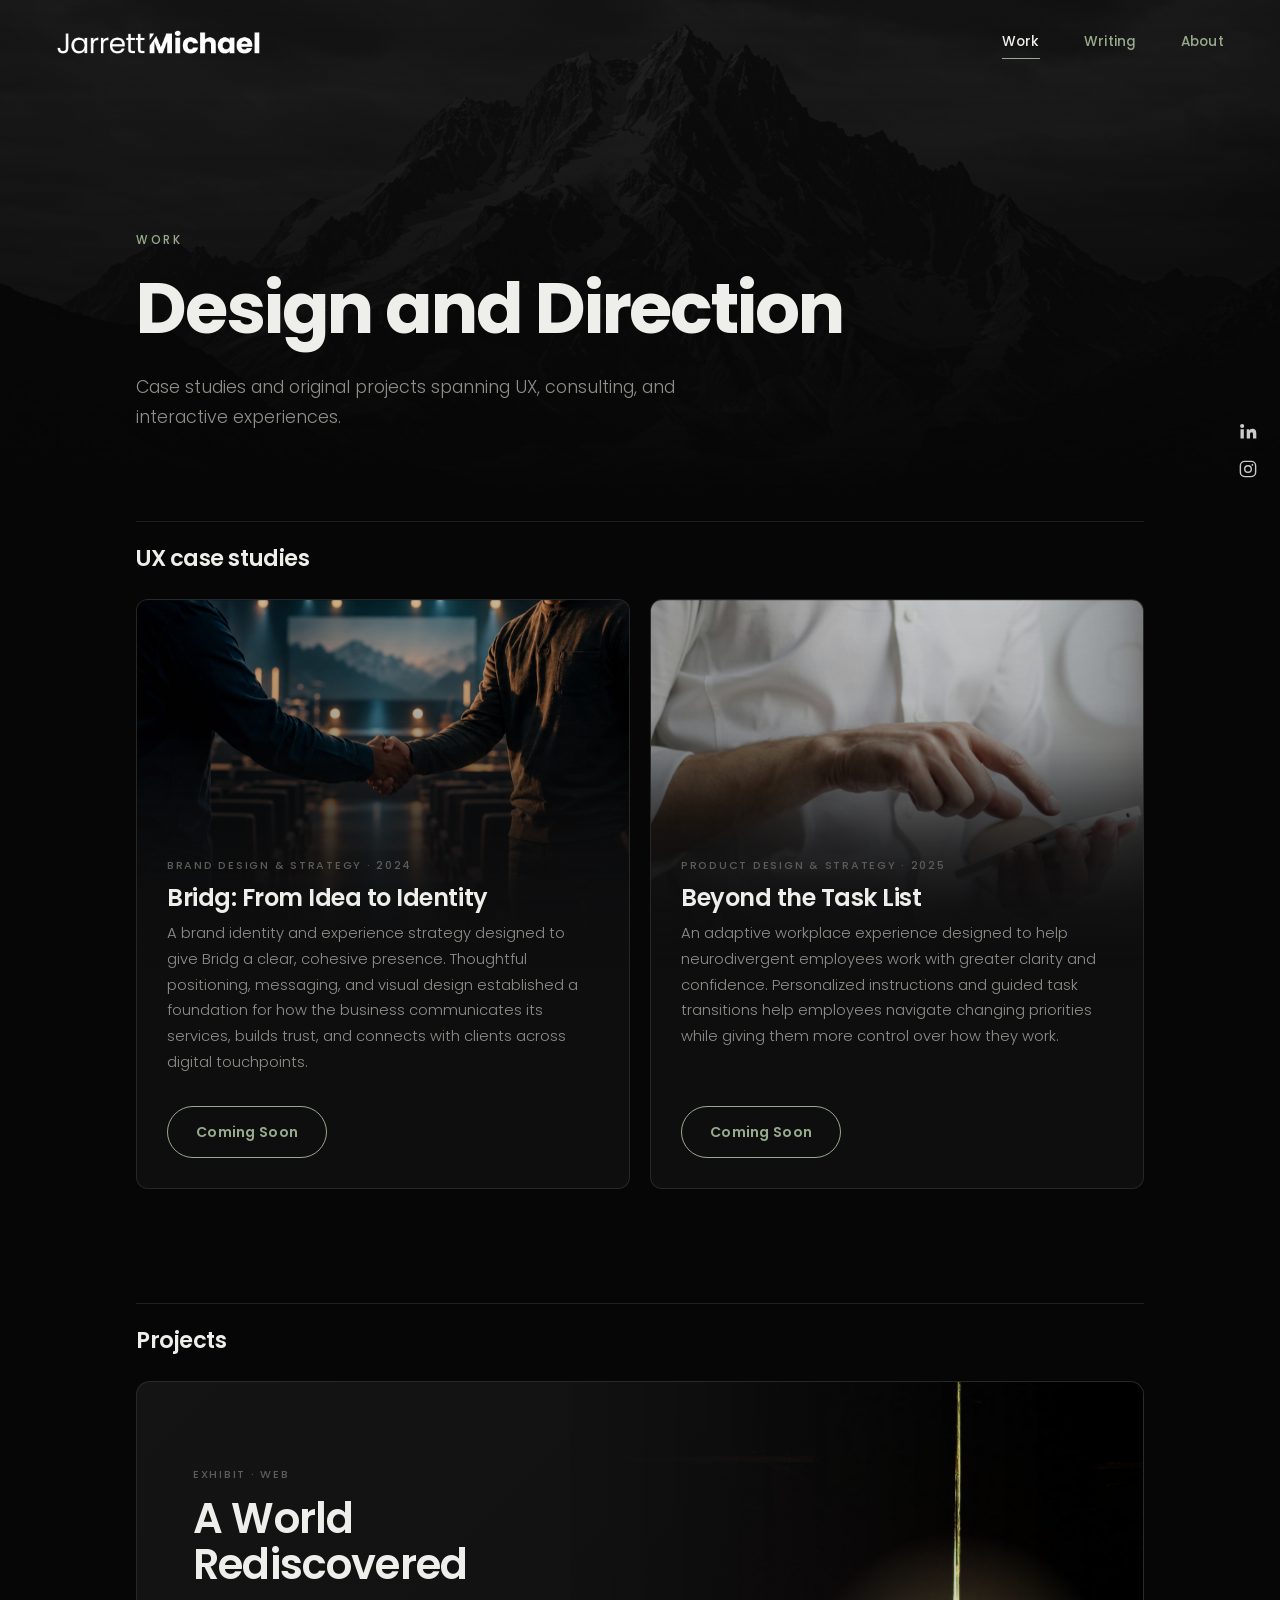
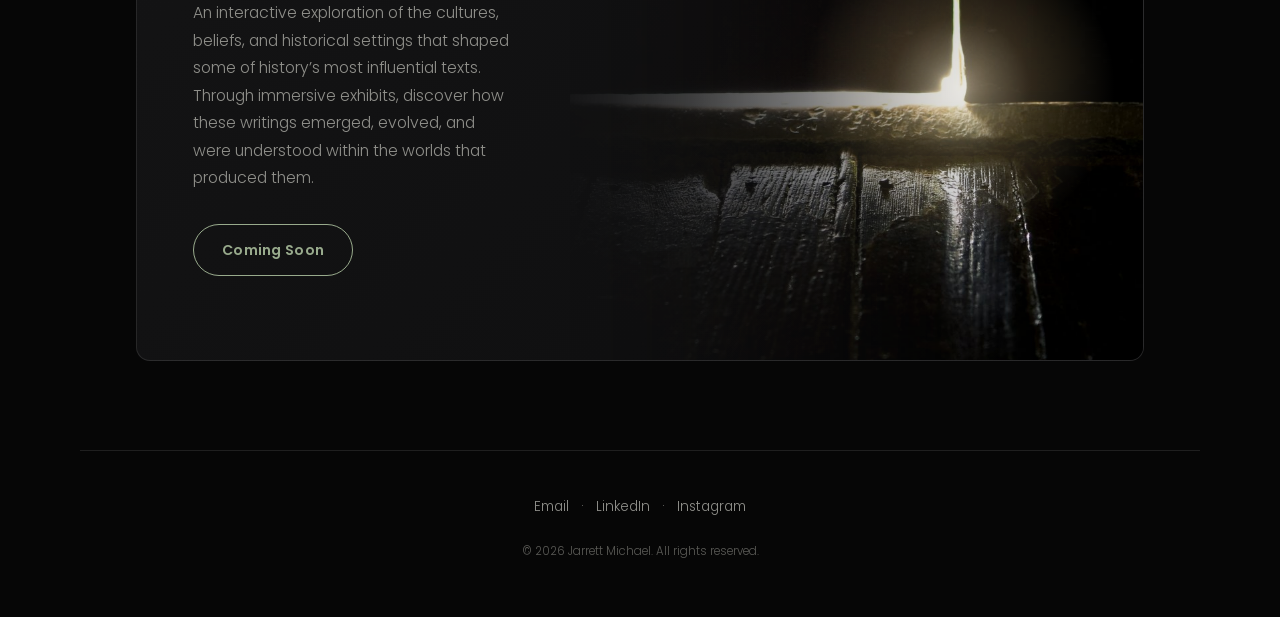
<file: work.html>
<!DOCTYPE html>
<html lang="en">
<head>
<meta charset="utf-8">
<meta name="viewport" content="width=device-width, initial-scale=1">
<meta name="theme-color" content="#060606">
<title>Work — Jarrett Michael</title>
<meta name="description" content="Case studies and original projects spanning UX, consulting, and interactive experiences.">
<meta property="og:title" content="Work — Jarrett Michael">
<meta property="og:description" content="Case studies and original projects spanning UX, consulting, and interactive experiences.">
<meta property="og:type" content="website">
<meta property="og:image" content="https://jarrett-michael-portfolio.netlify.app/og-image.png">
<meta property="og:image:width" content="1200">
<meta property="og:image:height" content="1200">
<meta property="og:site_name" content="Jarrett Michael">
<meta name="twitter:card" content="summary">
<meta name="twitter:image" content="https://jarrett-michael-portfolio.netlify.app/og-image.png">
<link rel="preconnect" href="https://fonts.googleapis.com">
<link rel="preconnect" href="https://fonts.gstatic.com" crossorigin>
<link href="https://fonts.googleapis.com/css2?family=Poppins:ital,wght@0,300;0,400;0,500;0,600;0,700;1,300&display=swap" rel="stylesheet">
<link rel="icon" type="image/png" href="favicon.png">
<link rel="apple-touch-icon" href="apple-touch-icon.png">
<link rel="stylesheet" href="styles.css">
</head>
<body class="inner">
<a class="skip" href="#main">Skip to content</a>
<header class="site-header">
  <a class="wordmark" href="index.html" aria-label="Jarrett Michael, home"><img src="logo.png" alt="Jarrett Michael" width="640" height="81"></a>
  <button class="menu-btn" aria-expanded="false" aria-controls="nav">Menu</button>
  <nav id="nav" aria-label="Primary"><a href="work.html" aria-current="page">Work</a><a href="writing.html">Writing</a><a href="about.html">About</a></nav>
</header>
<aside class="social" aria-label="Social links"><a href="https://www.linkedin.com/in/jarrettmichaelofficial" aria-label="LinkedIn" target="_blank" rel="noopener noreferrer"><svg viewBox="0 0 24 24" aria-hidden="true"><path d="M4.98 3.5a2.5 2.5 0 1 1 0 5 2.5 2.5 0 0 1 0-5zM3 9.75h4V21H3V9.75zm6.5 0h3.83v1.54h.06c.53-1 1.84-2.07 3.79-2.07 4.05 0 4.8 2.66 4.8 6.13V21h-4v-4.9c0-1.17-.02-2.67-1.63-2.67-1.63 0-1.88 1.27-1.88 2.59V21h-4V9.75z"/></svg></a><a href="https://instagram.com/jarrettmichaelofficial" aria-label="Instagram" target="_blank" rel="noopener noreferrer"><svg viewBox="0 0 24 24" aria-hidden="true"><path d="M12 7.2A4.8 4.8 0 1 0 12 16.8 4.8 4.8 0 0 0 12 7.2zm0 7.9a3.1 3.1 0 1 1 0-6.2 3.1 3.1 0 0 1 0 6.2zM17.3 6a1.1 1.1 0 1 0 0 2.2 1.1 1.1 0 0 0 0-2.2zM16 2H8a6 6 0 0 0-6 6v8a6 6 0 0 0 6 6h8a6 6 0 0 0 6-6V8a6 6 0 0 0-6-6zm4.3 14A4.3 4.3 0 0 1 16 20.3H8A4.3 4.3 0 0 1 3.7 16V8A4.3 4.3 0 0 1 8 3.7h8A4.3 4.3 0 0 1 20.3 8v8z"/></svg></a></aside>
<main id="main">
<section class="page-head"><div class="wrap"><p class="kicker reveal">Work</p><h1 class="reveal">Design and Direction</h1><p class="lede reveal">Case studies and original projects spanning UX, consulting, and interactive experiences.</p></div></section>
<section class="wrap grid-section">
  <h2 class="section-title reveal">UX case studies</h2>
  <div class="cards two">
    <article class="card card--img card--img-brand reveal"><div class="card-bg" aria-hidden="true"><img src="handshake-church-1600.jpg" alt="" width="1600" height="1030" loading="lazy"></div><p class="meta">Brand design &amp; strategy · 2024</p><h3>Bridg: From Idea to Identity</h3><p>A brand identity and experience strategy designed to give Bridg a clear, cohesive presence. Thoughtful positioning, messaging, and visual design established a foundation for how the business communicates its services, builds trust, and connects with clients across digital touchpoints.</p><div class="card-cta"><span class="btn btn--static">Coming Soon</span></div></article>
    <article class="card card--img card--img-app reveal"><div class="card-bg" aria-hidden="true"><img src="case-study-app-1600.jpg" alt="" width="1600" height="1066" loading="lazy"></div><p class="meta">Product design &amp; strategy · 2025</p><h3>Beyond the Task List</h3><p>An adaptive workplace experience designed to help neurodivergent employees work with greater clarity and confidence. Personalized instructions and guided task transitions help employees navigate changing priorities while giving them more control over how they work.</p><div class="card-cta"><span class="btn btn--static">Coming Soon</span></div></article>
  </div>
</section>
<section class="wrap grid-section" id="projects">
  <h2 class="section-title reveal">Projects</h2>
  <div class="proj-stack">
    <div class="proj-card proj-card--static reveal">
      <div class="proj-text"><p class="meta">Exhibit · Web</p><h3>A World Rediscovered</h3><p>An interactive exploration of the cultures, beliefs, and historical settings that shaped some of history’s most influential texts. Through immersive exhibits, discover how these writings emerged, evolved, and were understood within the worlds that produced them.</p><span class="btn btn--static">Coming Soon</span></div>
      <div class="proj-img proj-img--glow" aria-hidden="true"><img src="featured.jpg" alt="" width="1400" height="933"></div>
    </div>
  </div>
</section>

</main>
<footer class="site-footer">
  <p class="foot-links"><a href="mailto:jarrett@bridgconsultingfirm.com">Email</a><span aria-hidden="true">·</span><a href="https://www.linkedin.com/in/jarrettmichaelofficial" target="_blank" rel="noopener noreferrer">LinkedIn</a><span aria-hidden="true">·</span><a href="https://instagram.com/jarrettmichaelofficial" target="_blank" rel="noopener noreferrer">Instagram</a></p>
  <p class="foot-small">&copy; <span id="yr">2026</span> Jarrett Michael. All rights reserved.</p>
</footer>
<script src="script.js"></script>
</body>
</html>
</file>
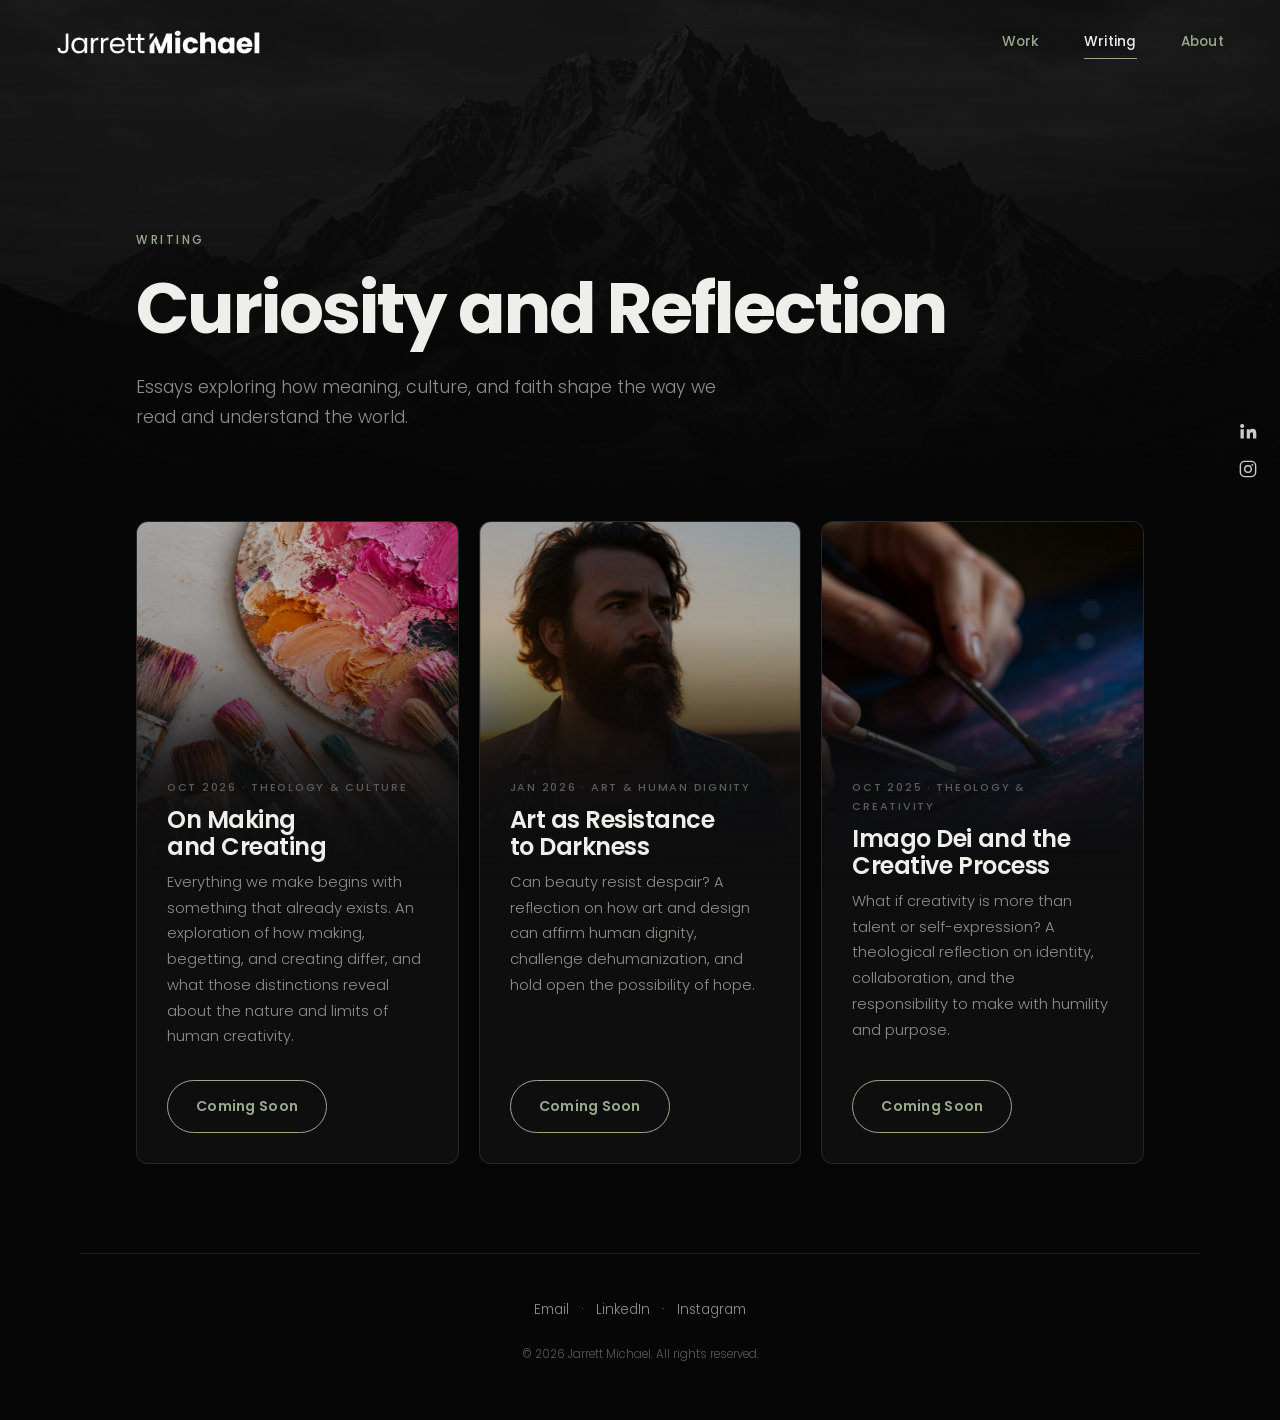
<file: writing.html>
<!DOCTYPE html>
<html lang="en">
<head>
<meta charset="utf-8">
<meta name="viewport" content="width=device-width, initial-scale=1">
<meta name="theme-color" content="#060606">
<title>Writing — Jarrett Michael</title>
<meta name="description" content="Essays exploring how meaning, culture, and faith shape the way we read and understand the world.">
<meta property="og:title" content="Writing — Jarrett Michael">
<meta property="og:description" content="Essays exploring how meaning, culture, and faith shape the way we read and understand the world.">
<meta property="og:type" content="website">
<meta property="og:image" content="https://jarrett-michael-portfolio.netlify.app/og-image.png">
<meta property="og:image:width" content="1200">
<meta property="og:image:height" content="1200">
<meta property="og:site_name" content="Jarrett Michael">
<meta name="twitter:card" content="summary">
<meta name="twitter:image" content="https://jarrett-michael-portfolio.netlify.app/og-image.png">
<link rel="preconnect" href="https://fonts.googleapis.com">
<link rel="preconnect" href="https://fonts.gstatic.com" crossorigin>
<link href="https://fonts.googleapis.com/css2?family=Poppins:ital,wght@0,300;0,400;0,500;0,600;0,700;1,300&display=swap" rel="stylesheet">
<link rel="icon" type="image/png" href="favicon.png">
<link rel="apple-touch-icon" href="apple-touch-icon.png">
<link rel="stylesheet" href="styles.css">
</head>
<body class="inner">
<a class="skip" href="#main">Skip to content</a>
<header class="site-header">
  <a class="wordmark" href="index.html" aria-label="Jarrett Michael, home"><img src="logo.png" alt="Jarrett Michael" width="640" height="81"></a>
  <button class="menu-btn" aria-expanded="false" aria-controls="nav">Menu</button>
  <nav id="nav" aria-label="Primary"><a href="work.html">Work</a><a href="writing.html" aria-current="page">Writing</a><a href="about.html">About</a></nav>
</header>
<aside class="social" aria-label="Social links"><a href="https://www.linkedin.com/in/jarrettmichaelofficial" aria-label="LinkedIn" target="_blank" rel="noopener noreferrer"><svg viewBox="0 0 24 24" aria-hidden="true"><path d="M4.98 3.5a2.5 2.5 0 1 1 0 5 2.5 2.5 0 0 1 0-5zM3 9.75h4V21H3V9.75zm6.5 0h3.83v1.54h.06c.53-1 1.84-2.07 3.79-2.07 4.05 0 4.8 2.66 4.8 6.13V21h-4v-4.9c0-1.17-.02-2.67-1.63-2.67-1.63 0-1.88 1.27-1.88 2.59V21h-4V9.75z"/></svg></a><a href="https://instagram.com/jarrettmichaelofficial" aria-label="Instagram" target="_blank" rel="noopener noreferrer"><svg viewBox="0 0 24 24" aria-hidden="true"><path d="M12 7.2A4.8 4.8 0 1 0 12 16.8 4.8 4.8 0 0 0 12 7.2zm0 7.9a3.1 3.1 0 1 1 0-6.2 3.1 3.1 0 0 1 0 6.2zM17.3 6a1.1 1.1 0 1 0 0 2.2 1.1 1.1 0 0 0 0-2.2zM16 2H8a6 6 0 0 0-6 6v8a6 6 0 0 0 6 6h8a6 6 0 0 0 6-6V8a6 6 0 0 0-6-6zm4.3 14A4.3 4.3 0 0 1 16 20.3H8A4.3 4.3 0 0 1 3.7 16V8A4.3 4.3 0 0 1 8 3.7h8A4.3 4.3 0 0 1 20.3 8v8z"/></svg></a></aside>
<main id="main">
<section class="page-head"><div class="wrap"><p class="kicker reveal">Writing</p><h1 class="reveal">Curiosity and Reflection</h1><p class="lede reveal">Essays exploring how meaning, culture, and faith shape the way we read and understand the world.</p></div></section>
<section class="wrap grid-section"><div class="cards">
<article class="card card--img card--img-making reveal"><div class="card-bg" aria-hidden="true"><img src="creating-making-1600.jpg" alt="" width="1600" height="1200" loading="lazy"></div><p class="meta">OCT 2026 · THEOLOGY &amp; CULTURE</p><h3>On Making and Creating</h3><p>Everything we make begins with something that already exists. An exploration of how making, begetting, and creating differ, and what those distinctions reveal about the nature and limits of human creativity.</p><div class="card-cta"><span class="btn btn--static">Coming Soon</span></div></article><article class="card card--img card--img-darkness reveal"><div class="card-bg" aria-hidden="true"><img src="art-darkness-1600.jpg" alt="" width="1600" height="892" loading="lazy"></div><p class="meta">JAN 2026 · ART &amp; HUMAN DIGNITY</p><h3>Art as Resistance to Darkness</h3><p>Can beauty resist despair? A reflection on how art and design can affirm human dignity, challenge dehumanization, and hold open the possibility of hope.</p><div class="card-cta"><span class="btn btn--static">Coming Soon</span></div></article><article class="card card--img card--img-imago reveal"><div class="card-bg" aria-hidden="true"><img src="imago-dei-1600.jpg" alt="" width="1600" height="872" loading="lazy"></div><p class="meta">OCT 2025 · THEOLOGY &amp; CREATIVITY</p><h3>Imago Dei and the Creative Process</h3><p>What if creativity is more than talent or self-expression? A theological reflection on identity, collaboration, and the responsibility to make with humility and purpose.</p><div class="card-cta"><span class="btn btn--static">Coming Soon</span></div></article>
</div></section>

</main>
<footer class="site-footer">
  <p class="foot-links"><a href="mailto:jarrett@bridgconsultingfirm.com">Email</a><span aria-hidden="true">·</span><a href="https://www.linkedin.com/in/jarrettmichaelofficial" target="_blank" rel="noopener noreferrer">LinkedIn</a><span aria-hidden="true">·</span><a href="https://instagram.com/jarrettmichaelofficial" target="_blank" rel="noopener noreferrer">Instagram</a></p>
  <p class="foot-small">&copy; <span id="yr">2026</span> Jarrett Michael. All rights reserved.</p>
</footer>
<script src="script.js"></script>
</body>
</html>
</file>
<file: styles.css>
:root{
  --bg:#060606; --surface:#0e0e0f; --raise:#141415; --ink:#eeeeeb; --muted:#8f8f8a; --dim:#5c5c58; --line:rgba(255,255,255,.1);
  --accent:#98aa8c; --accent-ink:#0a0a0a;
  --sans:'Poppins',system-ui,-apple-system,'Segoe UI',sans-serif;
  --max:1120px; --pad:clamp(20px,5vw,56px);
}
*{box-sizing:border-box}
html{scroll-behavior:smooth;background:var(--bg)}
body{margin:0;background:var(--bg);color:var(--ink);font:300 16px/1.75 var(--sans);-webkit-font-smoothing:antialiased;color-scheme:dark}
h1,h2,h3{font-family:var(--sans);font-weight:600;line-height:1.1;margin:0;letter-spacing:-.02em}
a{color:inherit}
img{max-width:100%;height:auto;display:block}
.skip{position:absolute;left:-999px;top:8px;background:var(--ink);color:var(--bg);padding:8px 12px;z-index:30}
.skip:focus{left:8px}
:focus-visible{outline:2px solid var(--accent);outline-offset:3px}
.wrap{max-width:var(--max);margin:0 auto;padding-left:var(--pad);padding-right:var(--pad)}

/* header */
.site-header{position:absolute;top:0;left:0;right:0;z-index:20;display:flex;align-items:center;justify-content:space-between;gap:24px;padding:26px var(--pad)}
.wordmark{text-decoration:none;font-size:1.3rem;letter-spacing:-.02em;display:inline-flex;gap:4px;align-items:baseline}
.wordmark span{font-weight:300}
.wordmark strong{font-weight:700}
.wordmark img{height:26px;width:auto;display:block}
nav{display:flex;gap:44px}
nav a{text-decoration:none;font-size:.85rem;font-weight:500;letter-spacing:.02em;color:var(--accent);padding:4px 0;border-bottom:1px solid transparent;transition:color .25s,border-color .25s}
nav a:hover,nav a[aria-current="page"]{color:var(--ink);border-color:var(--accent)}
.menu-btn{display:none;background:none;border:1px solid var(--line);color:var(--ink);font:inherit;font-size:.8rem;padding:6px 16px;border-radius:999px;cursor:pointer}

/* fixed social rail */
.social{position:fixed;right:22px;top:50%;transform:translateY(-50%);z-index:15;display:flex;flex-direction:column;gap:18px}
.social a{display:block;width:20px;height:20px;color:var(--ink);opacity:.85;transition:color .2s,opacity .2s}
.social a:hover{color:var(--accent);opacity:1}
.social svg{width:100%;height:100%;fill:currentColor}

/* hero */
.hero{position:relative;min-height:100vh;min-height:100svh;display:flex;align-items:center;justify-content:center;text-align:center;
  background:linear-gradient(to bottom,rgba(6,6,6,.945) 0,rgba(6,6,6,.82) 45%,rgba(6,6,6,.955) 100%),url(mountain.png) center 65%/cover no-repeat,var(--mtn,none) center bottom/cover no-repeat,#0a0a0b}
.hero-inner{position:relative;z-index:2;padding:120px var(--pad) 140px}
.hero h1{font-size:clamp(3rem,9vw,7rem);font-weight:700;line-height:1.02;letter-spacing:-.035em}
.hero h1 i{font-style:normal;color:var(--accent)}
.quote{margin:34px 0 0;font-size:clamp(.95rem,1.6vw,1.15rem);font-weight:300;color:var(--muted);letter-spacing:.02em}
.quote em{font-style:normal;color:var(--accent);font-weight:500}
.scroll{z-index:2;position:absolute;left:50%;bottom:34px;transform:translateX(-50%);width:22px;height:38px;color:var(--accent);opacity:.7;transition:opacity .2s}
.scroll:hover{opacity:1}
.scroll svg{width:100%;height:100%;animation:nudge 2.6s ease-in-out infinite}
@keyframes nudge{0%,100%{transform:translateY(0)}50%{transform:translateY(6px)}}

/* inner page heads with a low mountain band */
.page-head{position:relative;padding:clamp(150px,20vw,230px) 0 clamp(36px,6vw,64px);
  background:linear-gradient(to bottom,rgba(6,6,6,.883),rgba(6,6,6,.98) 92%,var(--bg)),url(mountain.png) center 40%/cover no-repeat,var(--mtn,none) center 30%/cover no-repeat}
.page-head h1{font-size:clamp(2.2rem,6vw,4.4rem);font-weight:700;letter-spacing:-.03em;max-width:14em}
.kicker{font-size:.72rem;font-weight:500;letter-spacing:.22em;text-transform:uppercase;color:var(--accent);margin:0 0 20px}
.lede{font-size:1.1rem;color:var(--muted);max-width:34em;margin:24px 0 0}

/* pillars */
.trio{display:grid;grid-template-columns:repeat(3,1fr);gap:0;padding-top:clamp(64px,9vw,120px);padding-bottom:clamp(40px,7vw,80px)}
.pillar{padding:8px 36px 8px 0}
.pillar+.pillar{padding-left:36px;border-left:1px solid var(--line)}
.num{font-size:.75rem;font-weight:500;color:var(--dim);margin:0 0 26px;letter-spacing:.14em}
.pillar h2{font-size:1.9rem;margin-bottom:18px}
.pillar p:not(.num){color:var(--muted);margin:0 0 22px;font-size:.95rem}
.tags{list-style:none;margin:0 0 20px;padding:0;display:flex;flex-wrap:wrap;gap:8px}
.tags li{font-size:.72rem;font-weight:500;letter-spacing:.06em;color:var(--accent);border:1px solid rgba(152,170,140,.35);border-radius:999px;padding:3px 13px}
.link{color:var(--accent);text-decoration:none;background:linear-gradient(currentColor,currentColor) 0 100%/100% 1px no-repeat;padding-bottom:2px;font-size:.9rem;font-weight:500}
.link:hover{animation:ul .8s cubic-bezier(.65,0,.35,1)}
.btn{display:inline-block;background:var(--accent);color:var(--accent-ink);text-decoration:none;font-size:.88rem;font-weight:600;letter-spacing:.02em;padding:13px 28px;border-radius:999px;border:1px solid var(--accent);transition:background .6s cubic-bezier(.4,0,.2,1),color .6s cubic-bezier(.4,0,.2,1)}
.btn:hover{background:transparent;color:var(--accent)}

/* feature */
.feature{margin-top:clamp(24px,5vw,56px);margin-bottom:clamp(56px,8vw,100px)}
.feature>div{min-height:540px;display:grid;grid-template-columns:minmax(0,1fr) minmax(0,.9fr);align-items:stretch;overflow:hidden;background:linear-gradient(135deg,var(--raise),var(--surface));border:1px solid var(--line);border-radius:14px}
.feature-text{padding:clamp(32px,5vw,56px) clamp(32px,6vw,72px)}
.feature-img{position:relative;isolation:isolate;display:block;min-height:300px;overflow:hidden}
.feature-img img{position:absolute;inset:0;width:100%;height:100%;object-fit:cover;-webkit-transform:translateZ(0);transform:translateZ(0);-webkit-backface-visibility:hidden;backface-visibility:hidden;object-position:68% 55%;scale:1.08;translate:0 var(--py,0px);-webkit-mask-image:linear-gradient(to right,transparent 0,rgba(0,0,0,.06) 10%,rgba(0,0,0,.2) 24%,rgba(0,0,0,.45) 42%,rgba(0,0,0,.75) 62%,#000 84%);mask-image:linear-gradient(to right,transparent 0,rgba(0,0,0,.06) 10%,rgba(0,0,0,.2) 24%,rgba(0,0,0,.45) 42%,rgba(0,0,0,.75) 62%,#000 84%);transition:transform .8s}
.feature-img:hover img{transform:scale(1.04)}
.feature-img::after{content:"";position:absolute;left:68%;top:53%;width:62%;aspect-ratio:1;translate:-50% -50%;border-radius:50%;background:radial-gradient(circle,rgba(255,238,196,.5) 0,rgba(255,220,150,.18) 28%,rgba(0,0,0,0) 62%);mix-blend-mode:screen;pointer-events:none;animation:glow 5.5s ease-in-out infinite alternate}
.feature-cta{margin-top:36px}
.feature h2{font-size:clamp(2.2rem,5vw,3.4rem);margin-bottom:16px}
.feature p:not(.kicker){max-width:36em;color:var(--muted)}

/* about teaser: a labeled divider tab + a flatter card with a bleeding circular portrait, closer to the provided mockup */
.about-teaser{margin-bottom:clamp(40px,7vw,90px)}
.about-teaser-card{position:relative;display:grid;grid-template-columns:minmax(0,1fr) minmax(0,.55fr);align-items:center;gap:24px;background:var(--surface);border:1px solid var(--line);border-radius:12px;padding:clamp(28px,4vw,44px) clamp(28px,4vw,44px) clamp(28px,4vw,44px) clamp(32px,5vw,56px)}
.about-teaser-text .meta{margin:0 0 14px;font-size:.68rem;font-weight:500;letter-spacing:.16em;text-transform:uppercase;color:var(--dim)}
.about-teaser-text p:not(.meta){color:var(--muted);margin:0 0 20px;max-width:34em}
.about-teaser-text .link{font-size:.9rem}
.about-teaser-img{position:relative;justify-self:center;display:block;width:clamp(150px,18vw,210px);aspect-ratio:1/1}
.about-teaser-img img{width:100%;height:100%;border-radius:50%;object-fit:cover;box-shadow:0 0 0 1px var(--line),0 20px 50px rgba(0,0,0,.5);transition:transform .5s}
.about-teaser-img:hover img{transform:scale(1.04)}
@media (max-width:820px){
  .about-teaser-card{grid-template-columns:1fr;gap:18px}
  .about-teaser-img{order:-1;justify-self:start;width:150px}
}

/* sections + cards */
.grid-section{padding-top:24px;padding-bottom:clamp(40px,7vw,90px)}
.section-title{font-size:1.4rem;margin:0 0 28px;padding-top:24px;border-top:1px solid var(--line)}
.cards{display:grid;grid-template-columns:repeat(3,1fr);gap:20px}
.cards.two{grid-template-columns:repeat(2,1fr)}
.card{background:var(--surface);border:1px solid var(--line);border-radius:12px;padding:30px;display:flex;flex-direction:column;gap:10px;text-decoration:none;transition:border-color .7s ease,transform .8s cubic-bezier(.2,.7,.2,1),background .7s ease}
.linkcard:hover{border-color:rgba(152,170,140,.55);transform:translateY(-3px);background:var(--raise)}
.card h3{font-size:1.25rem}
.card p{margin:0;color:var(--muted);font-size:.92rem}
.card .meta{font-size:.68rem;font-weight:500;letter-spacing:.16em;text-transform:uppercase;color:var(--dim)}
.soon{margin-top:auto;padding-top:16px;font-size:.7rem;font-weight:500;color:var(--dim);letter-spacing:.14em;text-transform:uppercase}
.soon.live{color:var(--accent)}

/* about */
.subnav{display:flex;flex-wrap:wrap;gap:10px;padding:8px 0 28px}
.subnav a{font-size:.8rem;font-weight:500;text-decoration:none;color:var(--muted);border:1px solid var(--line);border-radius:999px;padding:6px 18px;transition:color .2s,border-color .2s}
.subnav a:hover{color:var(--accent);border-color:rgba(152,170,140,.5)}
.about-sec{padding:clamp(40px,7vw,88px) 0;border-top:1px solid var(--line);scroll-margin-top:16px}
.about-sec>h2{font-size:clamp(1.8rem,4vw,2.7rem);margin:0 0 24px}
.bio{display:grid;grid-template-columns:1fr minmax(0,380px);gap:clamp(28px,5vw,64px);align-items:start}
.bio-text{grid-column:1;border-right:1px solid var(--line);padding-right:clamp(28px,5vw,64px)}
.bio-text p{color:var(--muted);margin:0 0 1.4em;max-width:36em}
.bio-text .connect{margin-bottom:0}
.bio-text .link{font-size:inherit}
.contact-links{display:flex;flex-wrap:wrap;gap:10px 28px;margin:0}
.portrait{grid-column:2;margin:0;position:sticky;top:96px}
.portrait img{width:100%;aspect-ratio:4/5;object-fit:cover;border-radius:4px}
.portrait figcaption{margin-top:14px;display:flex;flex-direction:column;gap:0}
.portrait strong{font-weight:500;color:var(--muted);font-size:1.05rem;line-height:1.35}
.portrait span{font-size:.78rem;color:var(--dim);letter-spacing:.04em;line-height:1.35}
.prose{max-width:38em}
.prose p{margin:0 0 1.2em;color:var(--muted)}
.todo{border-left:2px solid var(--accent);padding-left:16px;color:var(--dim)!important;font-size:.85rem;font-style:italic}
.spectrum{list-style:none;margin:40px 0 28px;padding:0;display:grid;grid-template-columns:repeat(4,1fr);gap:24px;position:relative}
.spectrum::before{content:"";position:absolute;left:0;right:0;top:6px;height:2px;border-radius:2px;background:linear-gradient(90deg,var(--line),var(--accent))}
.stage{position:relative;padding-top:34px}
.stage .node{position:absolute;top:0;left:0;width:14px;height:14px;border-radius:50%;background:var(--bg,#060606);border:2px solid var(--accent);opacity:calc(.35 + var(--k,0)*.2)}
.stage:nth-child(1) .node{--k:0}.stage:nth-child(2) .node{--k:1}.stage:nth-child(3) .node{--k:2}.stage:nth-child(4) .node{--k:3}
.stage h3{font-size:1.15rem;margin-bottom:8px}
.stage p:last-child{margin:0;color:var(--muted);font-size:.9rem}
.stage .num{margin-bottom:10px}
.bridg{display:grid;grid-template-columns:minmax(0,1fr) minmax(0,.9fr);align-items:stretch;min-height:540px;overflow:hidden;background:linear-gradient(135deg,var(--raise),var(--surface));border:1px solid var(--line);border-radius:14px}
.bridg-text{padding:clamp(28px,4vw,44px) clamp(28px,5vw,56px);display:flex;flex-direction:column;justify-content:center;align-items:flex-start}
.bridg-img{position:relative;isolation:isolate;min-height:300px;overflow:hidden}
.bridg-img img{position:absolute;inset:0;width:100%;height:100%;object-fit:cover;-webkit-transform:translateZ(0);transform:translateZ(0);-webkit-backface-visibility:hidden;backface-visibility:hidden;object-position:40% 50%;-webkit-mask-image:linear-gradient(to right,transparent 0,rgba(0,0,0,.08) 8%,rgba(0,0,0,.3) 22%,rgba(0,0,0,.65) 38%,#000 54%),radial-gradient(ellipse 78% 82% at 58% 46%,#000 44%,rgba(0,0,0,.55) 72%,transparent 100%);mask-image:linear-gradient(to right,transparent 0,rgba(0,0,0,.08) 8%,rgba(0,0,0,.3) 22%,rgba(0,0,0,.65) 38%,#000 54%),radial-gradient(ellipse 78% 82% at 58% 46%,#000 44%,rgba(0,0,0,.55) 72%,transparent 100%);-webkit-mask-composite:source-in;mask-composite:intersect}
.bridg h2{font-size:clamp(1.5rem,2.6vw,2rem);margin:14px 0 12px}
.bridg p{max-width:38em;color:var(--muted)}
.nodes{display:flex;gap:8px}
.nodes i{width:14px;height:14px;border-radius:50%;display:block}
.ig-grid{display:grid;grid-template-columns:repeat(4,1fr);gap:8px;margin:0 0 14px}
.ig-grid i{aspect-ratio:1;background:var(--surface);border:1px solid var(--line);border-radius:6px;display:block}
.ig-note{color:var(--dim);font-size:.85rem;margin:0 0 20px}

/* footer */
.site-footer{border-top:1px solid var(--line);max-width:var(--max);margin:0 auto;padding:44px var(--pad) 56px;text-align:center}
.site-footer p{margin:0}
.foot-links{display:flex;gap:12px;justify-content:center;flex-wrap:wrap;color:var(--muted);font-size:.85rem}
.prose .foot-links{justify-content:flex-start}
.foot-links a{text-decoration:none}.foot-links a:hover{color:var(--accent)}
.foot-small{margin-top:22px!important;font-size:.72rem;color:var(--dim)}

/* calm reveal */
.reveal{opacity:0;transform:translateY(12px);transition:opacity .9s ease,transform .9s ease}
.reveal.in{opacity:1;transform:none}
@media (prefers-reduced-motion:reduce){.reveal{opacity:1;transform:none;transition:none}html{scroll-behavior:auto}.scroll svg{animation:none}}

@media (max-width:900px){
  .spectrum{grid-template-columns:1fr 1fr}
  .bio{grid-template-columns:1fr}
  .bio-text,.portrait{grid-column:1}
  .bio-text{border-right:0;padding-right:0}
  .portrait{max-width:340px;order:-1;position:static}
}
@media (max-width:820px){.feature>div{min-height:0;grid-template-columns:1fr}.bridg{grid-template-columns:1fr}.bridg{min-height:0}.bridg-img{min-height:0;height:clamp(230px,62vw,340px);order:-1}.bridg-img img{object-position:50% 45%;-webkit-mask-image:linear-gradient(to top,transparent 0,rgba(0,0,0,.15) 14%,rgba(0,0,0,.5) 38%,#000 78%),radial-gradient(ellipse 90% 90% at 50% 46%,#000 45%,transparent 100%);mask-image:linear-gradient(to top,transparent 0,rgba(0,0,0,.15) 14%,rgba(0,0,0,.5) 38%,#000 78%),radial-gradient(ellipse 90% 90% at 50% 46%,#000 45%,transparent 100%)}.feature-img{min-height:0;height:clamp(230px,62vw,340px);order:-1}.feature-img img{-webkit-mask-image:linear-gradient(to top,transparent 0,rgba(0,0,0,.15) 14%,rgba(0,0,0,.5) 38%,#000 78%);mask-image:linear-gradient(to top,transparent 0,rgba(0,0,0,.15) 14%,rgba(0,0,0,.5) 38%,#000 78%)}
  .menu-btn{display:block}
  nav{display:none;position:absolute;right:var(--pad);top:70px;flex-direction:column;gap:16px;background:var(--surface);border:1px solid var(--line);border-radius:12px;padding:22px 28px;z-index:25}
  nav.open{display:flex}
  .social{display:none}
  .trio{grid-template-columns:1fr}
  .pillar,.pillar+.pillar{padding:32px 0;border-left:0}
  .pillar+.pillar{border-top:1px solid var(--line)}
  .cards,.cards.two{grid-template-columns:1fr}
}
@media (max-width:520px){.spectrum{grid-template-columns:1fr;gap:28px;padding-left:34px}.spectrum::before{left:6px;right:auto;top:0;bottom:0;width:2px;height:auto;background:linear-gradient(180deg,var(--line),var(--accent))}.stage{padding:0}.stage .node{left:-34px;top:2px}.ig-grid{grid-template-columns:repeat(2,1fr)}}

/* motion */
@keyframes slideup{from{transform:translateY(112%)}to{transform:none}}
@keyframes ul{0%{background-size:100% 1px;background-position:100% 100%}45%{background-size:0 1px;background-position:100% 100%}55%{background-size:0 1px;background-position:0 100%}100%{background-size:100% 1px;background-position:0 100%}}
.card.reveal{transition:opacity .9s ease,transform .8s cubic-bezier(.2,.7,.2,1),border-color .7s ease,background .7s ease}
@keyframes fadein{from{opacity:0}to{opacity:1}}
@keyframes scrollin{from{opacity:0}}
@keyframes veil{from{opacity:1}to{opacity:0}}
@keyframes glow{from{opacity:.35;scale:.85}to{opacity:1;scale:1.12}}
.hero h1 .w{display:inline-block;vertical-align:top;overflow:hidden;padding:.06em .08em .16em;margin:-.06em -.08em -.16em}
.hero h1 .wi{display:inline-block;transform:translateY(112%);animation:slideup 1.25s cubic-bezier(.16,.84,.24,1) forwards;animation-delay:calc(.5s + var(--d)*.22s)}
.hero::before{content:"";position:absolute;inset:0;background:var(--bg);z-index:1;pointer-events:none;animation:veil 2s ease .1s forwards}
.scroll{animation:scrollin 1s ease 2.3s backwards}
.pillar .tags li{opacity:0;transform:translateY(8px);transition:opacity .6s ease,transform .6s ease,border-color .25s,background .25s,box-shadow .25s;transition-delay:calc(.45s + var(--i,0)*.08s)}
.pillar.in .tags li{opacity:1;transform:none}
.pillar.done .tags li{transition-delay:0s}
@media (prefers-reduced-motion:reduce){
  .hero h1 .wi,.pillar .tags li{opacity:1;animation:none;transform:none;transition:none}
  .link:hover{animation:none}
  .scroll{animation:none}.hero::before{display:none}.feature-img::after{animation:none;opacity:.6}.feature-img img{translate:none}
}

/* process spectrum: endless left-to-right flow */
.spectrum::after{content:"";position:absolute;left:0;right:0;top:6px;height:2px;border-radius:2px;pointer-events:none;background:linear-gradient(90deg,transparent 0,#c3d4b8 50%,transparent 100%) no-repeat;background-size:20% 100%;background-position:-25% 0;animation:sflow 7s linear infinite}
.stage .node{animation:7s linear infinite}
.stage .num{animation:7s linear infinite}
.stage:nth-child(1) .node{animation-name:n1}.stage:nth-child(1) .num{animation-name:u1}
.stage:nth-child(2) .node{animation-name:n2}.stage:nth-child(2) .num{animation-name:u2}
.stage:nth-child(3) .node{animation-name:n3}.stage:nth-child(3) .num{animation-name:u3}
.stage:nth-child(4) .node{animation-name:n4}.stage:nth-child(4) .num{animation-name:u4}
@keyframes n1{0%,6%{background:var(--bg);box-shadow:0 0 0 0 rgba(152,170,140,0);transform:scale(1)}8%{background:var(--accent);opacity:1;box-shadow:0 0 14px 3px rgba(152,170,140,.55);transform:scale(1.35)}13%,93%{background:var(--accent);opacity:1;box-shadow:0 0 0 0 rgba(152,170,140,0);transform:scale(1)}100%{background:var(--bg);box-shadow:0 0 0 0 rgba(152,170,140,0);transform:scale(1)}}
@keyframes u1{0%,6%{color:var(--dim)}8%,93%{color:var(--accent)}100%{color:var(--dim)}}
@keyframes n2{0%,28%{background:var(--bg);box-shadow:0 0 0 0 rgba(152,170,140,0);transform:scale(1)}30%{background:var(--accent);opacity:1;box-shadow:0 0 14px 3px rgba(152,170,140,.55);transform:scale(1.35)}35%,93%{background:var(--accent);opacity:1;box-shadow:0 0 0 0 rgba(152,170,140,0);transform:scale(1)}100%{background:var(--bg);box-shadow:0 0 0 0 rgba(152,170,140,0);transform:scale(1)}}
@keyframes u2{0%,28%{color:var(--dim)}30%,93%{color:var(--accent)}100%{color:var(--dim)}}
@keyframes n3{0%,49%{background:var(--bg);box-shadow:0 0 0 0 rgba(152,170,140,0);transform:scale(1)}51%{background:var(--accent);opacity:1;box-shadow:0 0 14px 3px rgba(152,170,140,.55);transform:scale(1.35)}56%,93%{background:var(--accent);opacity:1;box-shadow:0 0 0 0 rgba(152,170,140,0);transform:scale(1)}100%{background:var(--bg);box-shadow:0 0 0 0 rgba(152,170,140,0);transform:scale(1)}}
@keyframes u3{0%,49%{color:var(--dim)}51%,93%{color:var(--accent)}100%{color:var(--dim)}}
@keyframes n4{0%,71%{background:var(--bg);box-shadow:0 0 0 0 rgba(152,170,140,0);transform:scale(1)}73%{background:var(--accent);opacity:1;box-shadow:0 0 14px 3px rgba(152,170,140,.55);transform:scale(1.35)}78%,93%{background:var(--accent);opacity:1;box-shadow:0 0 0 0 rgba(152,170,140,0);transform:scale(1)}100%{background:var(--bg);box-shadow:0 0 0 0 rgba(152,170,140,0);transform:scale(1)}}
@keyframes u4{0%,71%{color:var(--dim)}73%,93%{color:var(--accent)}100%{color:var(--dim)}}
@keyframes sflow{from{background-position:-25% 0}to{background-position:125% 0}}
@media (max-width:520px){
  .spectrum::after{left:6px;right:auto;top:0;bottom:0;width:2px;height:auto;background:linear-gradient(180deg,transparent 0,#c3d4b8 50%,transparent 100%) no-repeat;background-size:100% 20%;background-position:0 -25%;animation-name:sflowy}
  @keyframes sflowy{from{background-position:0 -25%}to{background-position:0 125%}}
}
@media (prefers-reduced-motion:reduce){.spectrum::after,.stage .node,.stage .num{animation:none}.spectrum::after{display:none}}

/* work page: stacked image project cards (mirrors .feature / .bridg treatment; those components are untouched) */
.proj-stack{display:grid;grid-template-columns:minmax(0,1fr);gap:24px}
.proj-card{position:relative;display:grid;grid-template-columns:43% 57%;align-items:stretch;min-height:580px;overflow:hidden;text-decoration:none;color:inherit;background:linear-gradient(135deg,var(--raise),var(--surface));border:1px solid var(--line);border-radius:14px}
.proj-card.reveal{transition:opacity .9s ease,transform .8s cubic-bezier(.2,.7,.2,1),border-color .7s ease}
.proj-card:hover{border-color:rgba(152,170,140,.55);transform:translateY(-3px)}
.proj-text{padding:clamp(28px,5vw,56px);display:flex;flex-direction:column;justify-content:center;align-items:flex-start;gap:12px}
.proj-text .meta{margin:0;font-size:.68rem;font-weight:500;letter-spacing:.16em;text-transform:uppercase;color:var(--dim)}
.proj-text h3{font-size:clamp(1.8rem,3.4vw,2.6rem);line-height:1.1}
.proj-text p:not(.meta){margin:0;max-width:30em;color:var(--muted);font-size:.98rem}
.proj-btn{margin-top:20px}
.proj-btn::after{content:"";position:absolute;inset:0;z-index:2;border-radius:14px}
.proj-card:hover .proj-btn{background:transparent;color:var(--accent)}
.proj-img{position:relative;isolation:isolate;min-height:300px;overflow:hidden}
.proj-img img{position:absolute;inset:0;width:100%;height:100%;object-fit:cover;-webkit-transform:translateZ(0);transform:translateZ(0);-webkit-backface-visibility:hidden;backface-visibility:hidden;transition:transform .8s}
.proj-card:hover .proj-img img{transform:scale(1.04)}
.proj-img--glow img{object-position:68% 55%;scale:1.08;-webkit-mask-image:linear-gradient(to right,transparent 0,rgba(0,0,0,.06) 10%,rgba(0,0,0,.2) 24%,rgba(0,0,0,.45) 42%,rgba(0,0,0,.75) 62%,#000 84%);mask-image:linear-gradient(to right,transparent 0,rgba(0,0,0,.06) 10%,rgba(0,0,0,.2) 24%,rgba(0,0,0,.45) 42%,rgba(0,0,0,.75) 62%,#000 84%)}
.proj-img--glow::after{content:"";position:absolute;left:68%;top:53%;width:62%;aspect-ratio:1;translate:-50% -50%;border-radius:50%;background:radial-gradient(circle,rgba(255,238,196,.5) 0,rgba(255,220,150,.18) 28%,rgba(0,0,0,0) 62%);mix-blend-mode:screen;pointer-events:none;animation:glow 5.5s ease-in-out infinite alternate}
.proj-img--bridg img{object-position:40% 50%;-webkit-mask-image:linear-gradient(to right,transparent 0,rgba(0,0,0,.08) 8%,rgba(0,0,0,.3) 22%,rgba(0,0,0,.65) 38%,#000 54%),radial-gradient(ellipse 78% 82% at 58% 46%,#000 44%,rgba(0,0,0,.55) 72%,transparent 100%);mask-image:linear-gradient(to right,transparent 0,rgba(0,0,0,.08) 8%,rgba(0,0,0,.3) 22%,rgba(0,0,0,.65) 38%,#000 54%),radial-gradient(ellipse 78% 82% at 58% 46%,#000 44%,rgba(0,0,0,.55) 72%,transparent 100%);-webkit-mask-composite:source-in;mask-composite:intersect}
@media (max-width:820px){
  .proj-card{grid-template-columns:1fr;min-height:0}
  .proj-img{min-height:0;height:clamp(230px,62vw,340px);order:-1}
  .proj-img img{-webkit-mask-image:linear-gradient(to top,transparent 0,rgba(0,0,0,.15) 14%,rgba(0,0,0,.5) 38%,#000 78%);mask-image:linear-gradient(to top,transparent 0,rgba(0,0,0,.15) 14%,rgba(0,0,0,.5) 38%,#000 78%);-webkit-mask-composite:source-over;mask-composite:add}
  .proj-img--bridg img{object-position:50% 45%}
}
@media (prefers-reduced-motion:reduce){.proj-img--glow::after{animation:none;opacity:.6}.proj-img img{transition:none}}

/* about page: hide anchor pills on mobile */
@media (max-width:820px){.subnav{display:none}}

/* non-interactive pill (unfilled), e.g. "Coming Soon" */
.btn--static{background:transparent;color:var(--accent);cursor:default;pointer-events:none;user-select:none;-webkit-user-select:none;transition:none}

/* work page: static "Coming Soon" pills */
.card-cta{margin-top:auto;padding-top:20px}

.card-cta .btn--static{display:inline-block}
.proj-text .btn--static{margin-top:20px}
.proj-card--static{cursor:default}
.proj-card--static:hover{border-color:var(--line);transform:none}
.proj-card--static:hover .proj-img img{transform:none}

/* work case studies + writing cards: larger titles (homepage Explore cards keep 1.25rem) */
article.card h3{font-size:1.5rem;text-wrap:balance}

/* work page: UX case study cards with image fading into the card surface */
.card--img{position:relative;isolation:isolate;overflow:hidden;padding-top:clamp(200px,20vw,260px)}
.card--img>*:not(.card-bg){position:relative;z-index:1}
.card--img .card-hit{position:absolute;inset:0;z-index:5}
.card-bg{position:absolute;top:0;left:0;right:0;height:clamp(300px,29vw,370px);z-index:0;pointer-events:none}
.card-bg img{position:absolute;inset:0;width:100%;height:100%;object-fit:cover;-webkit-transform:translateZ(0);transform:translateZ(0);-webkit-backface-visibility:hidden;backface-visibility:hidden;filter:brightness(.8) contrast(1.02);-webkit-mask-image:linear-gradient(to bottom,#000 0,#000 28%,rgba(0,0,0,.7) 48%,rgba(0,0,0,.32) 66%,rgba(0,0,0,.1) 82%,transparent 96%);mask-image:linear-gradient(to bottom,#000 0,#000 28%,rgba(0,0,0,.7) 48%,rgba(0,0,0,.32) 66%,rgba(0,0,0,.1) 82%,transparent 96%)}
.card-bg::after{content:"";position:absolute;inset:0;background:linear-gradient(to bottom,rgba(6,6,6,.04) 0,rgba(6,6,6,.14) 40%,rgba(14,14,15,.62) 78%,rgba(14,14,15,1) 100%)}
.card--img-brand .card-bg img{object-position:42% 48%}
.card--img-app .card-bg img{object-position:62% 42%}
.card--img-making .card-bg img{object-position:35% 60%}
.card--img-darkness .card-bg img{object-position:50% 30%}
.card--img-imago .card-bg img{object-position:60% 55%}
</file>
<file: essay.css>
/* Essay / article layout. Used by essay.html; copy that file for each new piece. */
.essay-progress{position:fixed;top:0;left:0;right:0;height:2px;z-index:60;background:var(--accent);transform:scaleX(0);transform-origin:0 50%;pointer-events:none}
.essay-head .wrap,.essay-media{max-width:calc(740px + 2*var(--pad))}
.essay-head h1{max-width:16em}
.essay-head .deck{font-size:clamp(1.1rem,2.2vw,1.35rem);font-weight:300;color:var(--muted);max-width:32em;margin:26px 0 0;line-height:1.55}
.byline{display:flex;align-items:center;gap:14px;margin-top:34px;font-size:.82rem;color:var(--muted)}
.byline img{width:44px;height:44px;border-radius:50%;object-fit:cover;object-position:center 20%;border:1px solid var(--line)}
.byline strong{display:block;color:var(--ink);font-weight:500;font-size:.9rem}
.byline .dot{color:var(--dim);margin:0 6px}
.essay-hero{margin:clamp(8px,2vw,24px) auto clamp(28px,4vw,44px)}
.essay-hero img{display:block;width:100%;aspect-ratio:21/9;object-fit:cover;border-radius:10px}
.essay-hero figcaption,.essay figure figcaption{margin-top:10px;font-size:.8rem;color:var(--dim);line-height:1.5;text-align:left}
.essay{max-width:calc(740px + 2*var(--pad));margin:0 auto;padding:0 var(--pad) 40px;font-size:1.125rem;line-height:1.75;color:#c4c4bf}
.essay p{margin:0 0 26px}
.essay h2{font-size:clamp(1.6rem,3.4vw,2.05rem);line-height:1.2;margin:56px 0 24px;color:var(--ink)}
.essay h3{font-size:1.25rem;line-height:1.3;margin:48px 0 20px;color:var(--ink)}
.essay strong{color:var(--ink);font-weight:600}
.essay em{font-style:italic}
.essay .link{font-size:inherit}
.essay ul,.essay ol{margin:0 0 26px;padding-left:1.3em}
.essay li{margin:0 0 .6em;padding-left:.3em}
.essay li::marker{color:var(--accent)}
.essay sup{font-size:.65em;line-height:0}
.essay sup a{color:var(--accent);text-decoration:none;padding:4px 3px;font-weight:600;border-radius:3px}
.essay sup a[aria-expanded="true"]{text-decoration:underline}
.essay blockquote{margin:32px 0;padding:0;color:var(--ink);font-weight:300;font-style:italic}
.essay blockquote p{margin:0 0 .6em}
.essay blockquote cite{display:block;font-style:normal;font-size:.72rem;letter-spacing:.16em;text-transform:uppercase;color:var(--dim);font-weight:500;margin-top:10px}
.essay .hl{background-color:transparent;background-image:linear-gradient(to bottom,transparent 60%,rgba(152,170,140,.3) 60%);color:inherit;padding:0 1px}
.essay figure{margin:40px 0}
.essay figure img{display:block;width:100%;height:auto;border-radius:10px}
.notes{margin-top:72px;font-size:.86rem;line-height:1.65;color:var(--muted)}
.notes h2{font-size:.72rem;letter-spacing:.22em;text-transform:uppercase;color:var(--accent);font-weight:500;margin:0 0 20px}
.notes ol{padding-left:1.2em;margin:0}
.notes li{margin:0 0 .9em}

/* footnote hover / focus / tap preview */
.fn-tip{position:fixed;max-width:320px;background:var(--raise);border:1px solid var(--line);border-radius:8px;padding:14px 16px;font-size:.82rem;line-height:1.6;color:var(--muted);z-index:70;box-shadow:0 10px 30px rgba(0,0,0,.35)}
.fn-tip a{color:var(--accent)}
.fn-tip cite{display:block;font-style:normal;font-size:.68rem;letter-spacing:.14em;text-transform:uppercase;color:var(--dim);margin-top:6px}

.essay-end{max-width:calc(740px + 2*var(--pad));margin:0 auto;padding:0 var(--pad)}
.share{display:flex;flex-wrap:wrap;align-items:center;gap:10px 22px;padding:22px 0;border-top:1px solid var(--line);border-bottom:1px solid var(--line);font-size:.85rem;color:var(--muted)}
.share button{font:inherit;color:var(--accent);background:none;border:0;padding:0;cursor:pointer}
.author{display:flex;gap:18px;align-items:center;margin:48px 0}
.author img{width:56px;height:56px;border-radius:50%;object-fit:cover;object-position:center 20%;flex:none}
.author h3{font-size:.95rem;margin:0 0 4px;font-weight:600}
.author p{margin:0 0 6px;color:var(--muted);font-size:.88rem;line-height:1.6}
.author p:last-child{margin:0}
.more{max-width:var(--max);margin:0 auto;padding:clamp(40px,7vw,80px) var(--pad) 20px}
.more .cards{grid-template-columns:repeat(2,1fr)}
@media (max-width:640px){.more .cards{grid-template-columns:1fr}.essay{font-size:1.05rem}}
@media (prefers-reduced-motion:reduce){.essay-progress{transition:none}}
</file>
